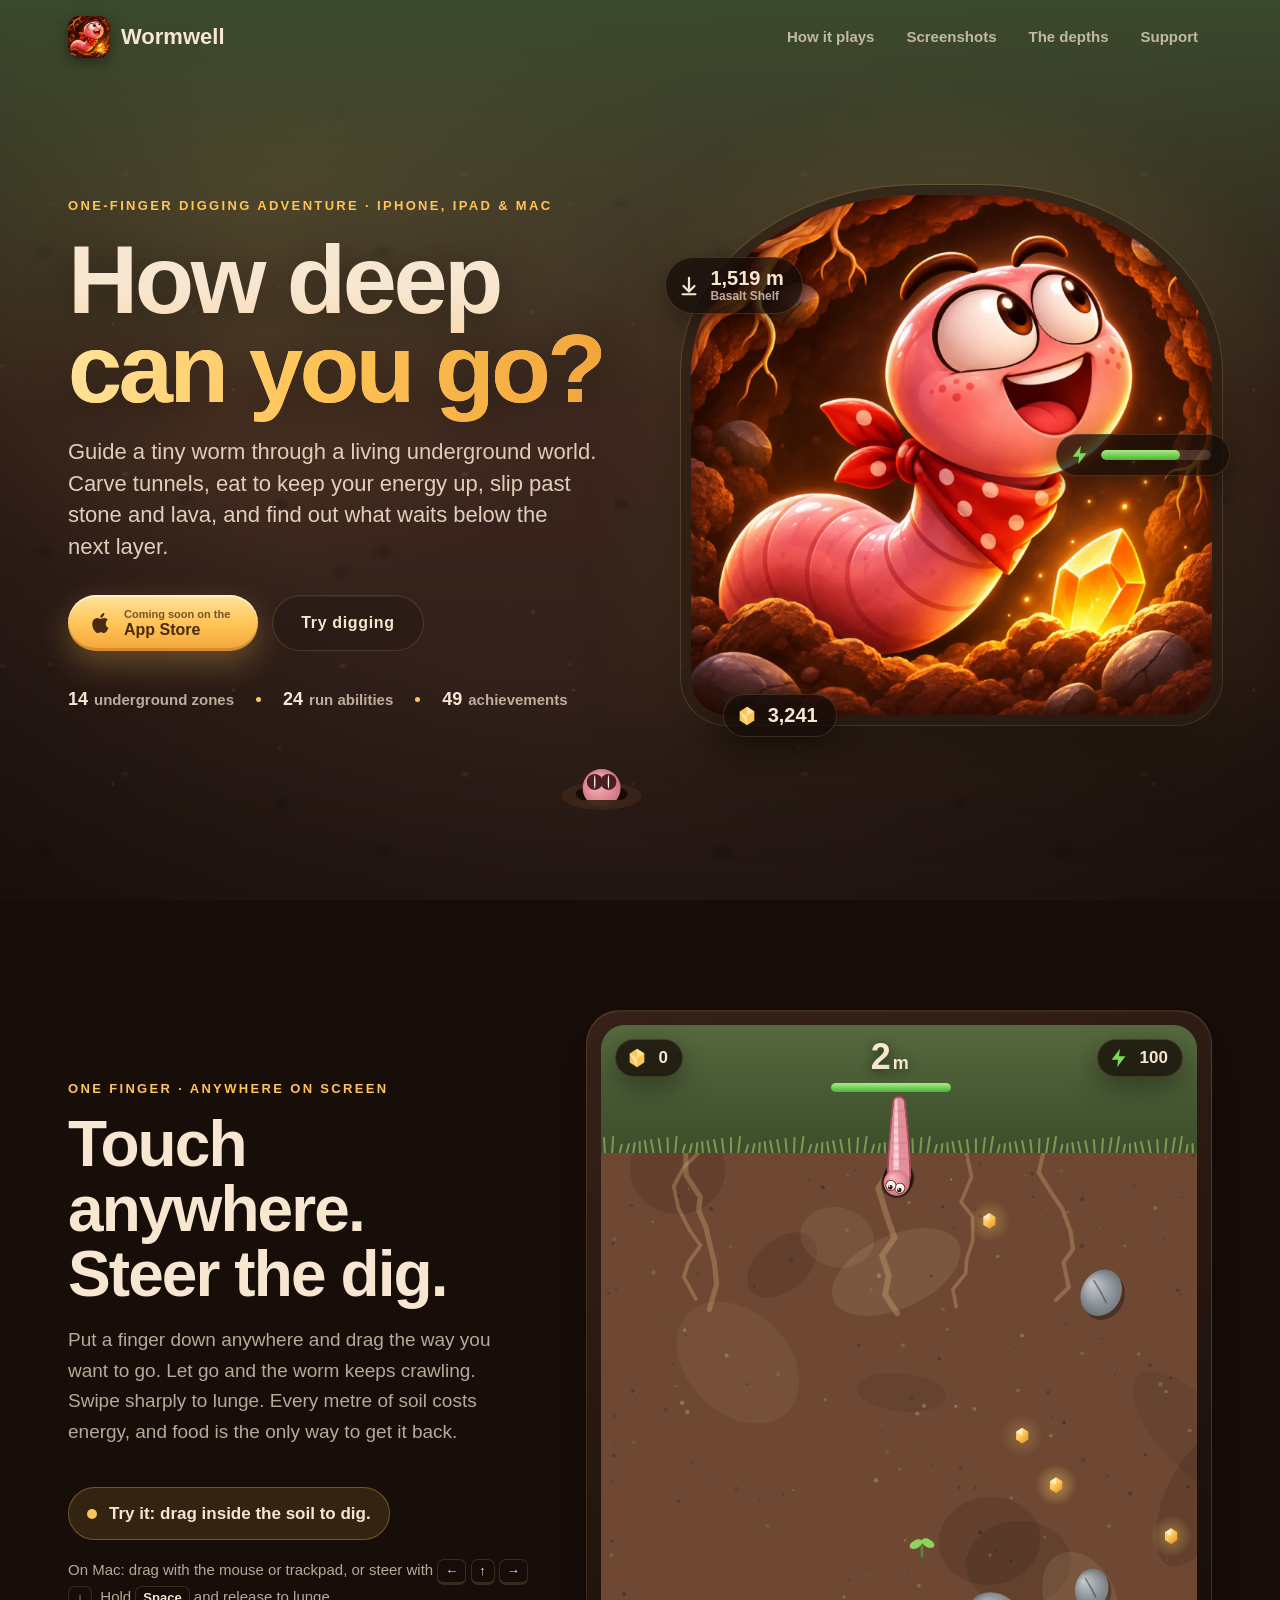
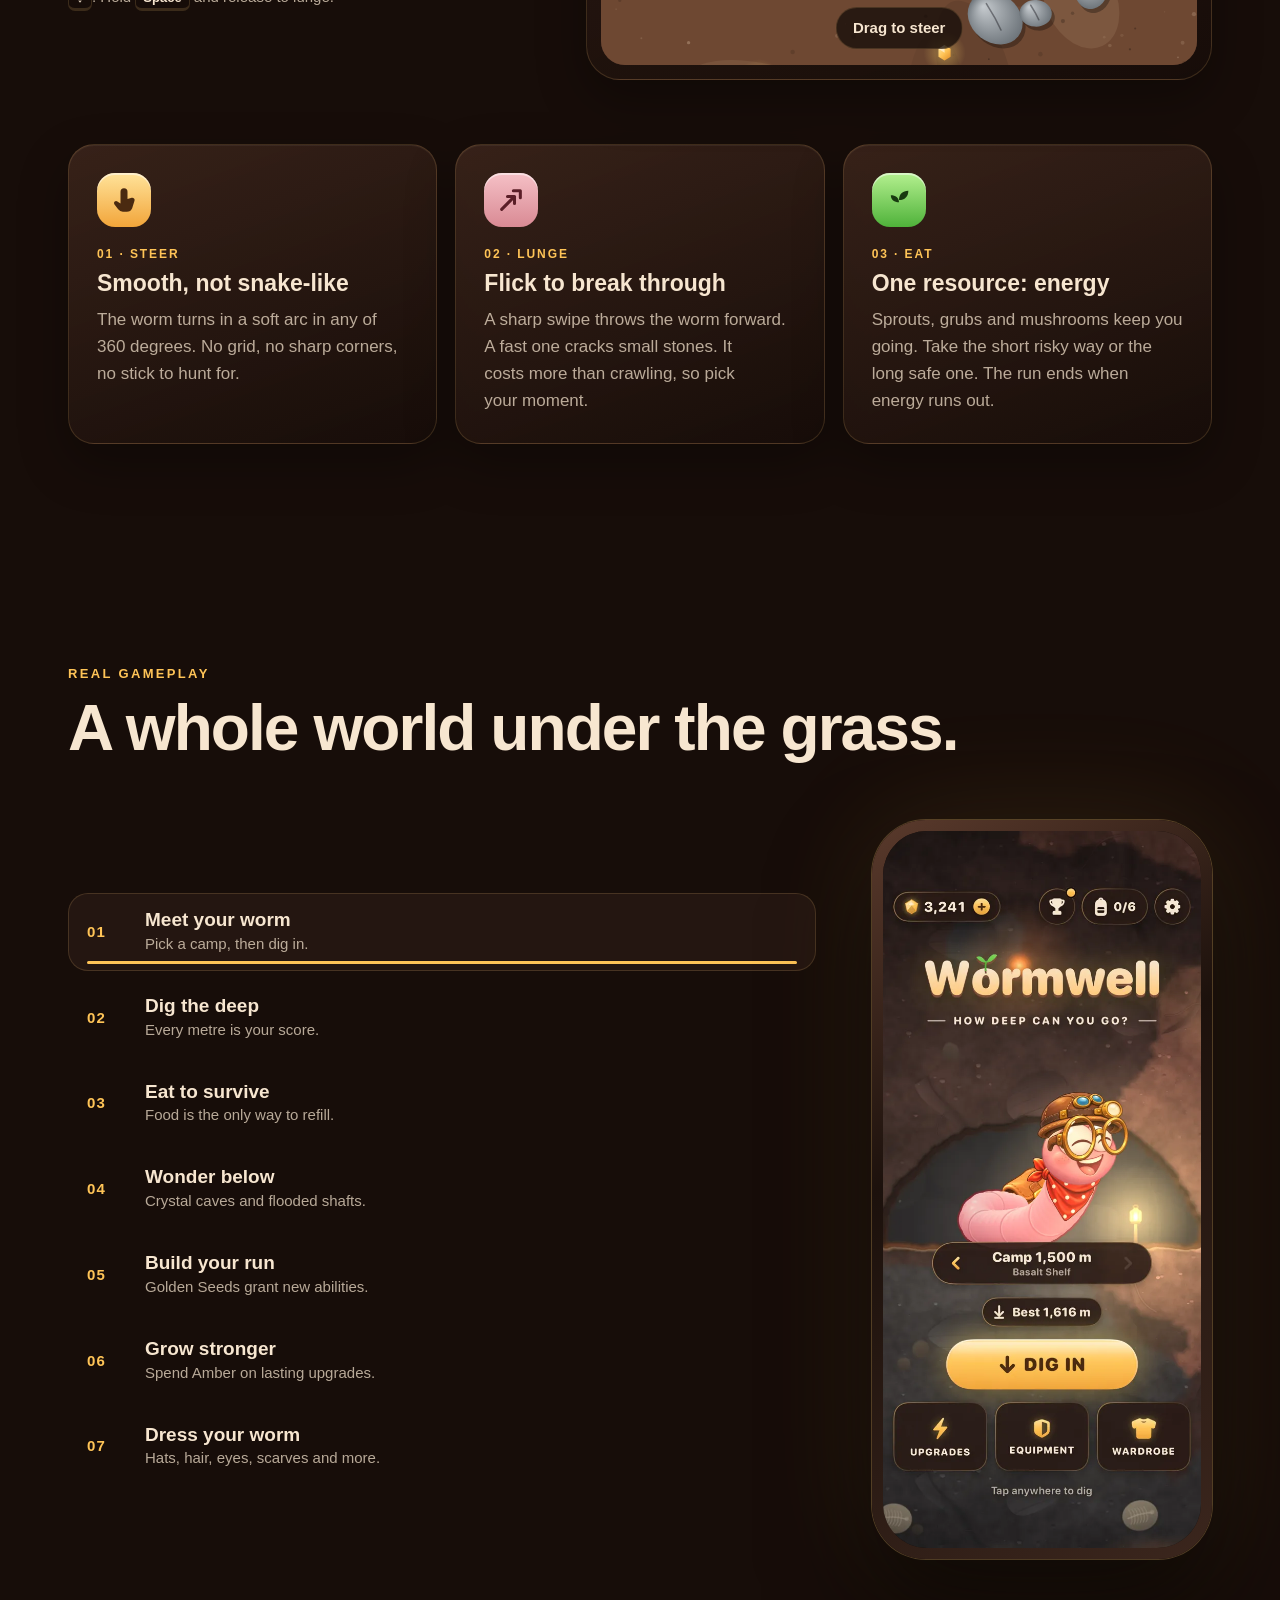
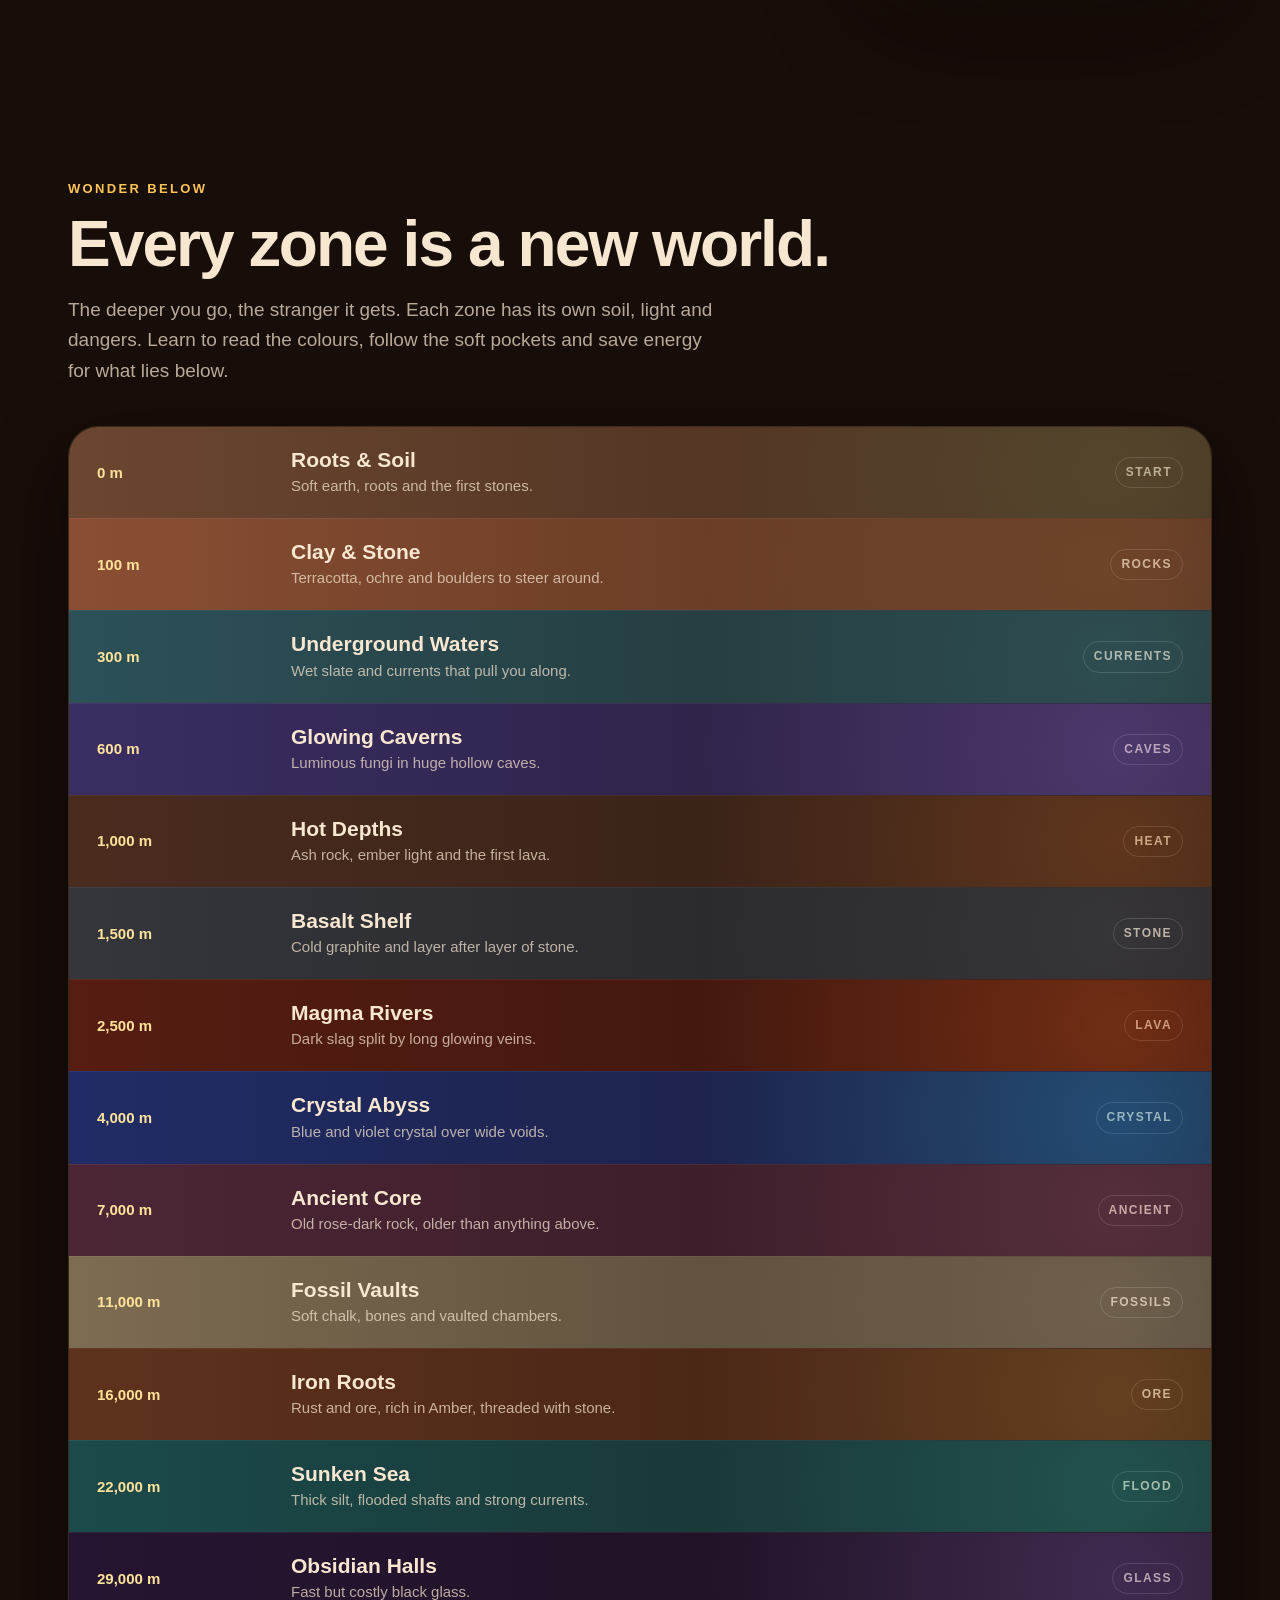
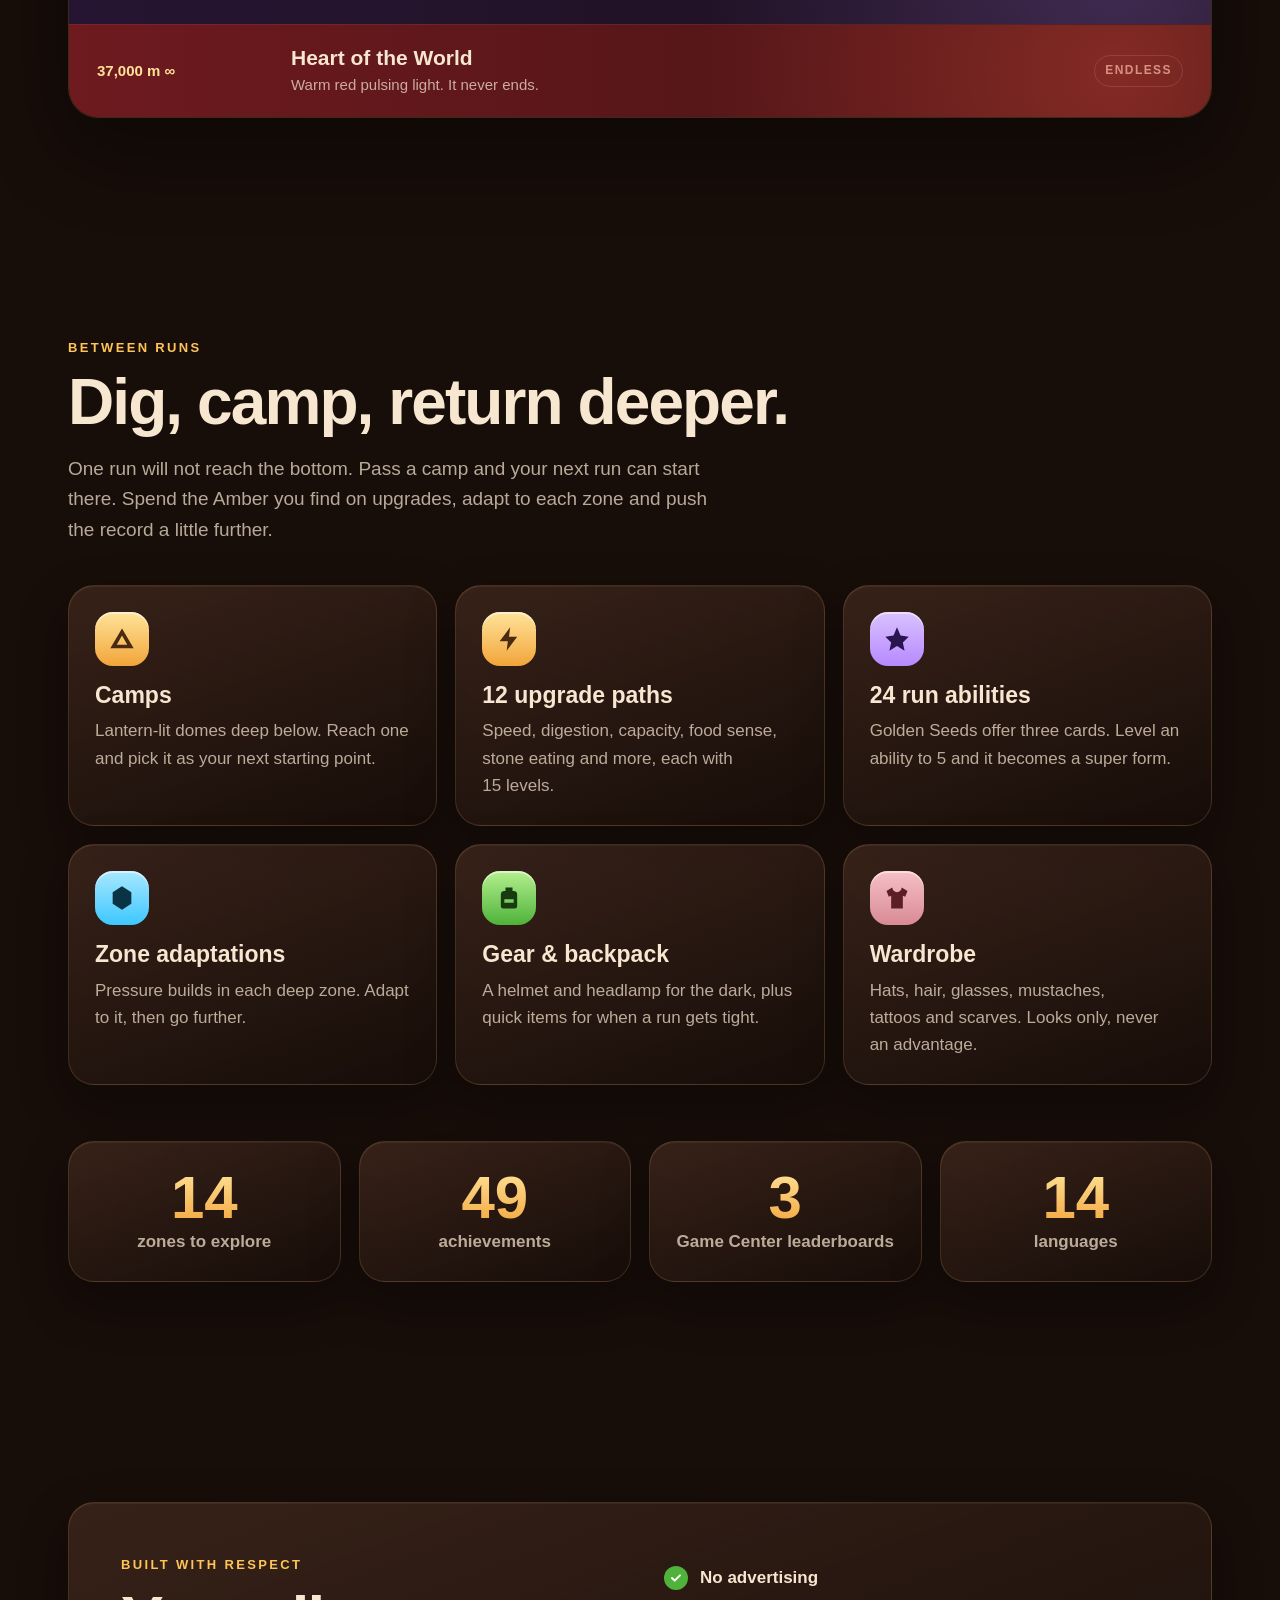
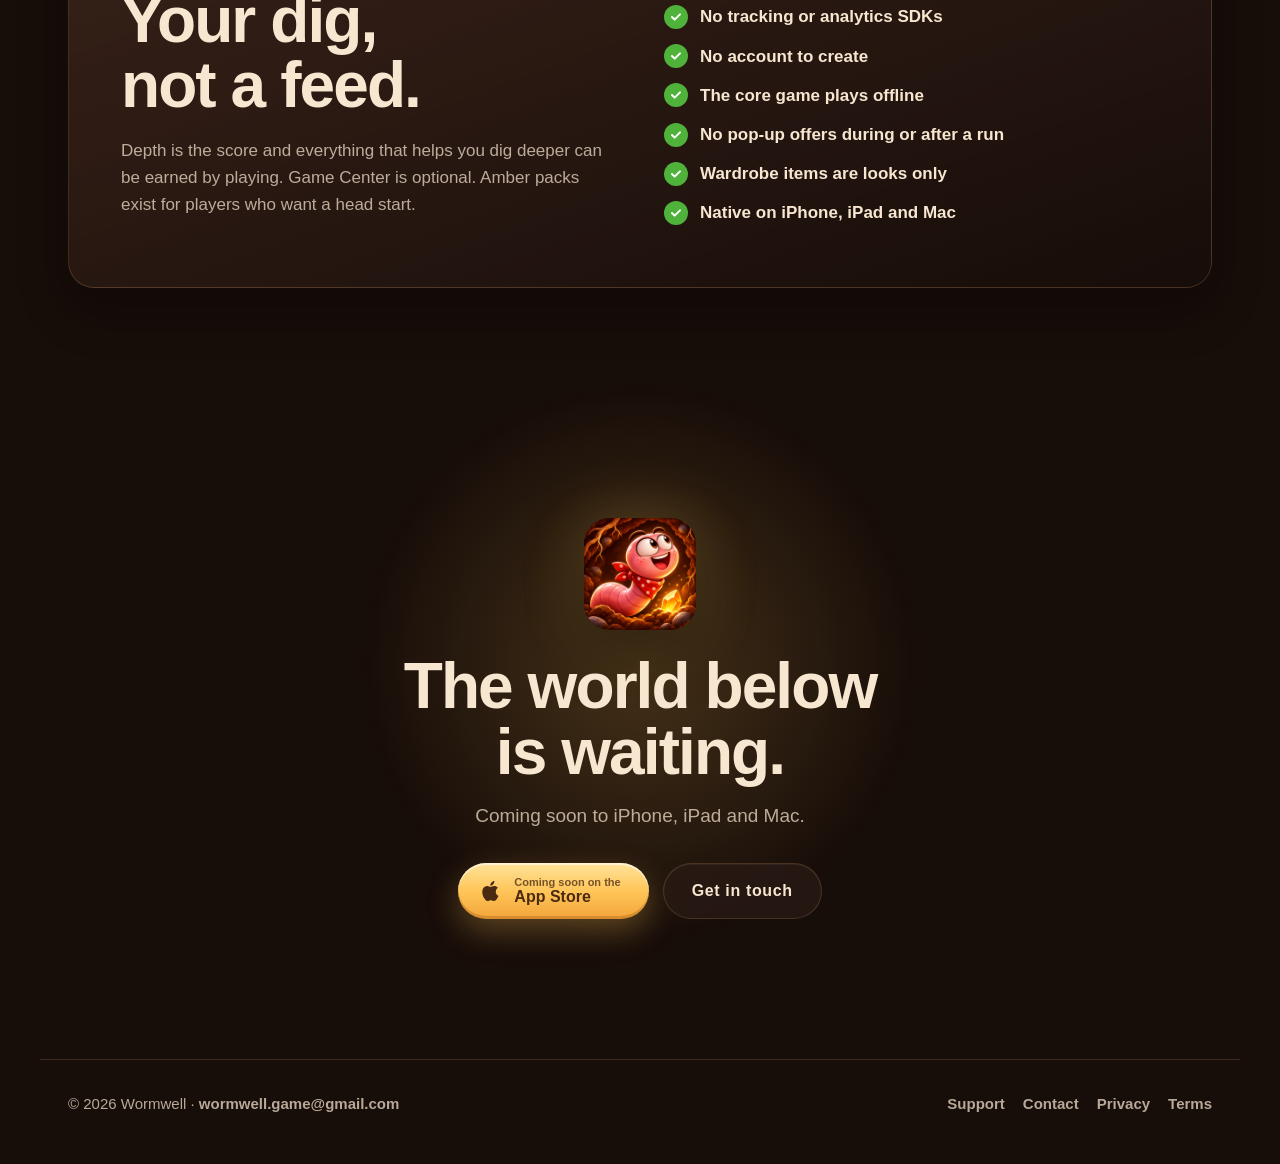
<file: index.html>
<!doctype html>
<html lang="en" class="no-js">
<head>
<meta charset="utf-8">
<meta name="viewport" content="width=device-width,initial-scale=1,viewport-fit=cover">
<title>Wormwell — A One-Finger Digging Adventure for iPhone, iPad and Mac</title>
<meta name="description" content="Guide a tiny worm through a living underground world. Carve tunnels, eat to survive, dodge stone and lava, collect Amber and discover how deep you can go. For iPhone, iPad and Mac.">
<link rel="canonical" href="https://wormwell.github.io/">
<meta name="theme-color" content="#170d09">
<meta property="og:type" content="website">
<meta property="og:site_name" content="Wormwell">
<meta property="og:url" content="https://wormwell.github.io/">
<meta property="og:title" content="Wormwell — How deep can you go?">
<meta property="og:description" content="One finger. One tiny worm. A whole world below.">
<meta property="og:image" content="https://wormwell.github.io/media/og.jpg">
<meta name="twitter:card" content="summary_large_image">
<link rel="icon" href="icon.png">
<link rel="apple-touch-icon" href="icon.png">
<link rel="preload" as="image" href="media/hero-art.webp" type="image/webp">
<link rel="stylesheet" href="styles.css">
<script src="site.js" defer></script>
<script type="application/ld+json">{"@context":"https://schema.org","@type":"VideoGame","name":"Wormwell","operatingSystem":"iOS, iPadOS, macOS","applicationCategory":"GameApplication","gamePlatform":["iPhone","iPad","Mac"],"genre":["Arcade","Casual","Adventure"],"url":"https://wormwell.github.io/","image":"https://wormwell.github.io/media/og.jpg"}</script>
</head>
<body class="home">
<a class="skip" href="#main">Skip to content</a>

<div class="ground" aria-hidden="true"><div class="ground-vignette"></div></div>
<!-- The worm burrows down the page as you scroll and crawls back up its tunnel when you scroll up (site.js). -->
<canvas class="burrow-layer" data-burrow aria-hidden="true"></canvas>

<div class="gauge" aria-hidden="true">
  <span class="chip"><svg class="ic" viewBox="0 0 24 24"><path d="M12 3v14m-6-5 6 6 6-6M5 21h14" fill="none" stroke="currentColor" stroke-width="2.4" stroke-linecap="round" stroke-linejoin="round"/></svg><span><b data-gauge-depth>0 m</b><small data-gauge-zone>Meadow</small></span></span>
  <span class="chip"><svg class="gem" viewBox="0 0 24 24"><path d="M12 2 20 7v10l-8 5-8-5V7Z"/><path d="M12 2v10l8-5Zm-8 5 8 5v10"/></svg><b data-gauge-amber>0</b></span>
</div>

<header class="site-nav" data-nav>
  <nav class="nav" aria-label="Primary">
    <a class="brand" href="./"><img src="icon.png" alt="" width="42" height="42"><span>Wormwell</span></a>
    <ul>
      <li><a href="#play">How it plays</a></li>
      <li><a href="#gallery">Screenshots</a></li>
      <li><a href="#depths">The depths</a></li>
      <li><a href="support.html">Support</a></li>
    </ul>
  </nav>
</header>

<section class="hero" aria-labelledby="hero-title">
  <div class="hero-inner">
    <div>
      <p class="kicker">One-finger digging adventure · iPhone, iPad &amp; Mac</p>
      <h1 id="hero-title">How deep <em>can you go?</em></h1>
      <p class="lead">Guide a tiny worm through a living underground world. Carve tunnels, eat to keep your energy up, slip past stone and lava, and find out what waits below the next layer.</p>
      <div class="actions">
        <span class="button store"><svg viewBox="0 0 24 24" class="ic" aria-hidden="true"><path d="M16.4 12.6c0-2.3 1.9-3.4 2-3.5-1.1-1.6-2.8-1.8-3.4-1.8-1.4-.1-2.8.9-3.5.9s-1.8-.9-3-.8c-1.5 0-3 .9-3.8 2.3-1.6 2.8-.4 7 1.2 9.3.8 1.1 1.7 2.4 2.9 2.3 1.2 0 1.6-.7 3-.7s1.8.7 3 .7c1.3 0 2.1-1.1 2.8-2.3.9-1.3 1.3-2.6 1.3-2.6s-2.5-1-2.5-3.8ZM14.1 5.8c.6-.8 1.1-1.9 1-3-.9 0-2.1.6-2.7 1.4-.6.7-1.1 1.8-1 2.9 1 .1 2.1-.5 2.7-1.3Z"/></svg><span><small>Coming soon on the</small>App Store</span></span>
        <a class="button ghost" href="#play">Try digging</a>
      </div>
      <ul class="hero-facts" aria-label="At a glance">
        <li><b>14</b> underground zones</li>
        <li><b>24</b> run abilities</li>
        <li><b>49</b> achievements</li>
      </ul>
    </div>
    <div class="hero-art">
      <div class="burrow">
        <picture>
          <source srcset="media/hero-art.webp" type="image/webp">
          <img src="media/hero-art.jpg" alt="The Wormwell hero, a cheerful pink worm in a red polka-dot bandana, peeking out of a warm burrow next to a glowing piece of Amber." width="1400" height="1400">
        </picture>
        <div class="motes" aria-hidden="true"><i></i><i></i><i></i><i></i></div>
      </div>
      <span class="chip c1" aria-hidden="true"><svg class="ic" viewBox="0 0 24 24"><path d="M12 3v14m-6-5 6 6 6-6M5 21h14" fill="none" stroke="currentColor" stroke-width="2.4" stroke-linecap="round" stroke-linejoin="round"/></svg><span><b>1,519 m</b><small>Basalt Shelf</small></span></span>
      <span class="chip c2" aria-hidden="true"><svg class="ic bolt-ic" viewBox="0 0 24 24"><path d="M13 2 4 14h7l-1 8 9-12h-7Z"/></svg><span class="mini-bar"><i></i></span></span>
      <span class="chip c3" aria-hidden="true"><svg class="gem" viewBox="0 0 24 24"><path d="M12 2 20 7v10l-8 5-8-5V7Z"/><path d="M12 2v10l8-5Zm-8 5 8 5v10"/></svg><b>3,241</b></span>
    </div>
  </div>
</section>

<main id="main">

  <section class="section" id="play" aria-labelledby="play-title">
    <div class="split">
      <div class="reveal">
        <p class="eyebrow">One finger · Anywhere on screen</p>
        <h2 id="play-title">Touch anywhere.<br>Steer the dig.</h2>
        <p class="section-lead">Put a finger down anywhere and drag the way you want to go. Let go and the worm keeps crawling. Swipe sharply to lunge. Every metre of soil costs energy, and food is the only way to get it back.</p>
        <p class="try-hint"><span class="pulse-dot" aria-hidden="true"></span>Try it: drag inside the soil to dig.</p>
        <p class="keys">On Mac: drag with the mouse or trackpad, or steer with <kbd>←</kbd> <kbd>↑</kbd> <kbd>→</kbd> <kbd>↓</kbd>. Hold <kbd>Space</kbd> and release to lunge.</p>
      </div>

      <!-- Interactive mini dig: steer with a drag or the arrow keys, eat sprouts, collect Amber. -->
      <div class="demo glass reveal">
        <canvas data-demo tabindex="0" role="application" aria-label="Digging demo. Drag inside the soil, or focus it and use the arrow keys, to steer the worm. A quick swipe or the space bar lunges."></canvas>
        <div class="demo-hud" aria-hidden="true">
          <span class="chip"><svg class="gem" viewBox="0 0 24 24"><path d="M12 2 20 7v10l-8 5-8-5V7Z"/><path d="M12 2v10l8-5Zm-8 5 8 5v10"/></svg><b data-demo-amber>0</b></span>
          <div class="demo-depth"><b data-demo-depth>0</b><span>m</span><span class="demo-energy"><i data-demo-energy></i></span></div>
          <span class="chip"><svg class="ic bolt-ic" viewBox="0 0 24 24"><path d="M13 2 4 14h7l-1 8 9-12h-7Z"/></svg><b data-demo-energy-n>100</b></span>
        </div>
        <p class="demo-status" data-demo-status aria-live="polite">Drag to steer</p>
      </div>
    </div>

    <div class="features">
      <article class="card reveal">
        <span class="badge-ic"><svg viewBox="0 0 24 24"><path d="M12 2a3 3 0 0 1 3 3v6.2l3.6-1.1a2 2 0 0 1 2.4 2.6L19 19a5 5 0 0 1-4.7 3H11a5 5 0 0 1-4-2l-3.3-4.4a1.8 1.8 0 0 1 2.6-2.4L9 15V5a3 3 0 0 1 3-3Z"/></svg></span>
        <span class="number">01 · Steer</span>
        <h3>Smooth, not snake-like</h3>
        <p>The worm turns in a soft arc in any of 360 degrees. No grid, no sharp corners, no stick to hunt for.</p>
      </article>
      <article class="card reveal">
        <span class="badge-ic pink"><svg viewBox="0 0 24 24"><path d="M4 20 15 9m0 0h-6m6 0v6M14 4h6v6" fill="none" stroke="currentColor" stroke-width="2.6" stroke-linecap="round" stroke-linejoin="round"/></svg></span>
        <span class="number">02 · Lunge</span>
        <h3>Flick to break through</h3>
        <p>A sharp swipe throws the worm forward. A fast one cracks small stones. It costs more than crawling, so pick your moment.</p>
      </article>
      <article class="card reveal">
        <span class="badge-ic green"><svg viewBox="0 0 24 24"><path d="M12 22v-8m0 0c0-4-3-6-7-6 0 4 3 6 7 6Zm0-2c0-5 3-8 8-8 0 5-3 8-8 8Z"/></svg></span>
        <span class="number">03 · Eat</span>
        <h3>One resource: energy</h3>
        <p>Sprouts, grubs and mushrooms keep you going. Take the short risky way or the long safe one. The run ends when energy runs out.</p>
      </article>
    </div>
  </section>

  <section id="gallery" aria-labelledby="gallery-title">
    <div class="section narrow-top reveal">
      <p class="eyebrow">Real gameplay</p>
      <h2 id="gallery-title">A whole world under the grass.</h2>
    </div>
    <div class="gallery" data-gallery>
      <div class="gallery-tabs" role="tablist" aria-label="Screenshots">
        <button role="tab" aria-selected="true" aria-controls="shot-1" id="tab-1" data-tab><span class="t-n">01</span><b>Meet your worm</b><small>Pick a camp, then dig in.</small><i class="t-progress"></i></button>
        <button role="tab" aria-selected="false" aria-controls="shot-2" id="tab-2" data-tab tabindex="-1"><span class="t-n">02</span><b>Dig the deep</b><small>Every metre is your score.</small><i class="t-progress"></i></button>
        <button role="tab" aria-selected="false" aria-controls="shot-3" id="tab-3" data-tab tabindex="-1"><span class="t-n">03</span><b>Eat to survive</b><small>Food is the only way to refill.</small><i class="t-progress"></i></button>
        <button role="tab" aria-selected="false" aria-controls="shot-4" id="tab-4" data-tab tabindex="-1"><span class="t-n">04</span><b>Wonder below</b><small>Crystal caves and flooded shafts.</small><i class="t-progress"></i></button>
        <button role="tab" aria-selected="false" aria-controls="shot-5" id="tab-5" data-tab tabindex="-1"><span class="t-n">05</span><b>Build your run</b><small>Golden Seeds grant new abilities.</small><i class="t-progress"></i></button>
        <button role="tab" aria-selected="false" aria-controls="shot-6" id="tab-6" data-tab tabindex="-1"><span class="t-n">06</span><b>Grow stronger</b><small>Spend Amber on lasting upgrades.</small><i class="t-progress"></i></button>
        <button role="tab" aria-selected="false" aria-controls="shot-7" id="tab-7" data-tab tabindex="-1"><span class="t-n">07</span><b>Dress your worm</b><small>Hats, hair, eyes, scarves and more.</small><i class="t-progress"></i></button>
      </div>
      <div class="phone">
        <div class="screen">
          <figure class="is-active" id="shot-1" role="tabpanel" aria-labelledby="tab-1" data-shot><picture><source srcset="media/01-meet-your-worm.webp" type="image/webp"><img src="media/01-meet-your-worm.jpg" alt="The Wormwell home screen: the worm in a helmet and round glasses sits in an underground camp at 1,500 metres, above the gold Dig In button." width="644" height="1400" decoding="async"></picture></figure>
          <figure id="shot-2" role="tabpanel" aria-labelledby="tab-2" data-shot><picture><source srcset="media/02-dig-the-deep.webp" type="image/webp"><img src="media/02-dig-the-deep.jpg" alt="The worm digs through dark basalt at 1,519 metres with a headlamp, surrounded by glowing Amber and a crystal cave." width="644" height="1400" loading="lazy" decoding="async"></picture></figure>
          <figure id="shot-3" role="tabpanel" aria-labelledby="tab-3" data-shot><picture><source srcset="media/03-eat-to-survive.webp" type="image/webp"><img src="media/03-eat-to-survive.jpg" alt="Wet blue-grey earth at 313 metres, with Amber, rocks and food along the tunnel." width="644" height="1400" loading="lazy" decoding="async"></picture></figure>
          <figure id="shot-4" role="tabpanel" aria-labelledby="tab-4" data-shot><picture><source srcset="media/04-wonder-below.webp" type="image/webp"><img src="media/04-wonder-below.jpg" alt="The crystal abyss at 4,014 metres: violet crystals, deep blue rock and an underground stream." width="644" height="1400" loading="lazy" decoding="async"></picture></figure>
          <figure id="shot-5" role="tabpanel" aria-labelledby="tab-5" data-shot><picture><source srcset="media/05-build-your-run.webp" type="image/webp"><img src="media/05-build-your-run.jpg" alt="A Golden Seed offers three ability cards: Coiled Spring, Razor's Edge and Burrow Burst." width="644" height="1400" loading="lazy" decoding="async"></picture></figure>
          <figure id="shot-6" role="tabpanel" aria-labelledby="tab-6" data-shot><picture><source srcset="media/06-grow-stronger.webp" type="image/webp"><img src="media/06-grow-stronger.jpg" alt="The Upgrades screen with Speed Boost, Stone Eater, Energy Capacity and Better Digestion." width="644" height="1400" loading="lazy" decoding="async"></picture></figure>
          <figure id="shot-7" role="tabpanel" aria-labelledby="tab-7" data-shot><picture><source srcset="media/07-dress-your-worm.webp" type="image/webp"><img src="media/07-dress-your-worm.jpg" alt="The Wardrobe catalogue with Looks, Head, Eyes, Mustaches, Tattoos and Neck categories." width="644" height="1400" loading="lazy" decoding="async"></picture></figure>
        </div>
      </div>
    </div>
  </section>

  <section class="section" id="depths" aria-labelledby="depths-title">
    <div class="reveal">
      <p class="eyebrow">Wonder below</p>
      <h2 id="depths-title">Every zone is a new world.</h2>
      <p class="section-lead">The deeper you go, the stranger it gets. Each zone has its own soil, light and dangers. Learn to read the colours, follow the soft pockets and save energy for what lies below.</p>
    </div>
    <ol class="strata reveal" aria-label="Underground zones">
      <li class="stratum z1"><span class="z-depth">0 m</span><div><h3>Roots &amp; Soil</h3><p>Soft earth, roots and the first stones.</p></div><span class="z-tag">Start</span></li>
      <li class="stratum z2"><span class="z-depth">100 m</span><div><h3>Clay &amp; Stone</h3><p>Terracotta, ochre and boulders to steer around.</p></div><span class="z-tag">Rocks</span></li>
      <li class="stratum z3"><span class="z-depth">300 m</span><div><h3>Underground Waters</h3><p>Wet slate and currents that pull you along.</p></div><span class="z-tag">Currents</span></li>
      <li class="stratum z4"><span class="z-depth">600 m</span><div><h3>Glowing Caverns</h3><p>Luminous fungi in huge hollow caves.</p></div><span class="z-tag">Caves</span></li>
      <li class="stratum z5"><span class="z-depth">1,000 m</span><div><h3>Hot Depths</h3><p>Ash rock, ember light and the first lava.</p></div><span class="z-tag">Heat</span></li>
      <li class="stratum z6"><span class="z-depth">1,500 m</span><div><h3>Basalt Shelf</h3><p>Cold graphite and layer after layer of stone.</p></div><span class="z-tag">Stone</span></li>
      <li class="stratum z7"><span class="z-depth">2,500 m</span><div><h3>Magma Rivers</h3><p>Dark slag split by long glowing veins.</p></div><span class="z-tag">Lava</span></li>
      <li class="stratum z8"><span class="z-depth">4,000 m</span><div><h3>Crystal Abyss</h3><p>Blue and violet crystal over wide voids.</p></div><span class="z-tag">Crystal</span></li>
      <li class="stratum z9"><span class="z-depth">7,000 m</span><div><h3>Ancient Core</h3><p>Old rose-dark rock, older than anything above.</p></div><span class="z-tag">Ancient</span></li>
      <li class="stratum z10"><span class="z-depth">11,000 m</span><div><h3>Fossil Vaults</h3><p>Soft chalk, bones and vaulted chambers.</p></div><span class="z-tag">Fossils</span></li>
      <li class="stratum z11"><span class="z-depth">16,000 m</span><div><h3>Iron Roots</h3><p>Rust and ore, rich in Amber, threaded with stone.</p></div><span class="z-tag">Ore</span></li>
      <li class="stratum z12"><span class="z-depth">22,000 m</span><div><h3>Sunken Sea</h3><p>Thick silt, flooded shafts and strong currents.</p></div><span class="z-tag">Flood</span></li>
      <li class="stratum z13"><span class="z-depth">29,000 m</span><div><h3>Obsidian Halls</h3><p>Fast but costly black glass.</p></div><span class="z-tag">Glass</span></li>
      <li class="stratum z14"><span class="z-depth">37,000 m</span><div><h3>Heart of the World</h3><p>Warm red pulsing light. It never ends.</p></div><span class="z-tag">Endless</span></li>
    </ol>
  </section>

  <section class="section" aria-labelledby="grow-title">
    <div class="reveal">
      <p class="eyebrow">Between runs</p>
      <h2 id="grow-title">Dig, camp, return deeper.</h2>
      <p class="section-lead">One run will not reach the bottom. Pass a camp and your next run can start there. Spend the Amber you find on upgrades, adapt to each zone and push the record a little further.</p>
    </div>
    <div class="grow">
      <article class="card reveal">
        <span class="badge-ic"><svg viewBox="0 0 24 24"><path d="M12 3 2 20h20Zm0 6 4.5 8h-9Z"/></svg></span>
        <h3>Camps</h3>
        <p>Lantern-lit domes deep below. Reach one and pick it as your next starting point.</p>
      </article>
      <article class="card reveal">
        <span class="badge-ic"><svg viewBox="0 0 24 24"><path d="M13 2 4 14h7l-1 8 9-12h-7Z"/></svg></span>
        <h3>12 upgrade paths</h3>
        <p>Speed, digestion, capacity, food sense, stone eating and more, each with 15 levels.</p>
      </article>
      <article class="card reveal">
        <span class="badge-ic violet"><svg viewBox="0 0 24 24"><path d="m12 2 3 7 7 1-5 5 1.5 7L12 18l-6.5 4L7 15 2 10l7-1Z"/></svg></span>
        <h3>24 run abilities</h3>
        <p>Golden Seeds offer three cards. Level an ability to 5 and it becomes a super form.</p>
      </article>
      <article class="card reveal">
        <span class="badge-ic blue"><svg viewBox="0 0 24 24"><path d="M12 2 20 7v10l-8 5-8-5V7Z"/></svg></span>
        <h3>Zone adaptations</h3>
        <p>Pressure builds in each deep zone. Adapt to it, then go further.</p>
      </article>
      <article class="card reveal">
        <span class="badge-ic green"><svg viewBox="0 0 24 24"><path d="M9 3h6v3h1a3 3 0 0 1 3 3v10a2 2 0 0 1-2 2H7a2 2 0 0 1-2-2V9a3 3 0 0 1 3-3h1Zm-1 10v3h8v-3Z"/></svg></span>
        <h3>Gear &amp; backpack</h3>
        <p>A helmet and headlamp for the dark, plus quick items for when a run gets tight.</p>
      </article>
      <article class="card reveal">
        <span class="badge-ic pink"><svg viewBox="0 0 24 24"><path d="M8 3 3 6l2 5 2-1v11h10V10l2 1 2-5-5-3a4 4 0 0 1-8 0Z"/></svg></span>
        <h3>Wardrobe</h3>
        <p>Hats, hair, glasses, mustaches, tattoos and scarves. Looks only, never an advantage.</p>
      </article>
    </div>
    <ul class="stats reveal" aria-label="Wormwell in numbers">
      <li class="glass"><b>14</b><span>zones to explore</span></li>
      <li class="glass"><b>49</b><span>achievements</span></li>
      <li class="glass"><b>3</b><span>Game Center leaderboards</span></li>
      <li class="glass"><b>14</b><span>languages</span></li>
    </ul>
  </section>

  <section class="section" aria-labelledby="fair-title">
    <div class="fair glass reveal">
      <div>
        <p class="eyebrow">Built with respect</p>
        <h2 id="fair-title">Your dig,<br>not a feed.</h2>
        <p class="muted">Depth is the score and everything that helps you dig deeper can be earned by playing. Game Center is optional. Amber packs exist for players who want a head start.</p>
      </div>
      <ul>
        <li>No advertising</li>
        <li>No tracking or analytics SDKs</li>
        <li>No account to create</li>
        <li>The core game plays offline</li>
        <li>No pop-up offers during or after a run</li>
        <li>Wardrobe items are looks only</li>
        <li>Native on iPhone, iPad and Mac</li>
      </ul>
    </div>
  </section>

  <section class="finale" aria-labelledby="finale-title">
    <div class="finale-inner reveal">
      <img src="icon.png" alt="" width="112" height="112" class="finale-icon">
      <h2 id="finale-title">The world below<br>is waiting.</h2>
      <p class="section-lead">Coming soon to iPhone, iPad and Mac.</p>
      <div class="actions center">
        <span class="button store"><svg viewBox="0 0 24 24" class="ic" aria-hidden="true"><path d="M16.4 12.6c0-2.3 1.9-3.4 2-3.5-1.1-1.6-2.8-1.8-3.4-1.8-1.4-.1-2.8.9-3.5.9s-1.8-.9-3-.8c-1.5 0-3 .9-3.8 2.3-1.6 2.8-.4 7 1.2 9.3.8 1.1 1.7 2.4 2.9 2.3 1.2 0 1.6-.7 3-.7s1.8.7 3 .7c1.3 0 2.1-1.1 2.8-2.3.9-1.3 1.3-2.6 1.3-2.6s-2.5-1-2.5-3.8ZM14.1 5.8c.6-.8 1.1-1.9 1-3-.9 0-2.1.6-2.7 1.4-.6.7-1.1 1.8-1 2.9 1 .1 2.1-.5 2.7-1.3Z"/></svg><span><small>Coming soon on the</small>App Store</span></span>
        <a class="button ghost" href="contact.html">Get in touch</a>
      </div>
    </div>
  </section>
</main>

<footer>
  <span>© <span data-year>2026</span> Wormwell · <a href="mailto:wormwell.game@gmail.com">wormwell.game@gmail.com</a></span>
  <nav aria-label="Footer"><a href="support.html">Support</a><a href="contact.html">Contact</a><a href="privacy.html">Privacy</a><a href="terms.html">Terms</a></nav>
</footer>
</body>
</html>
</file>
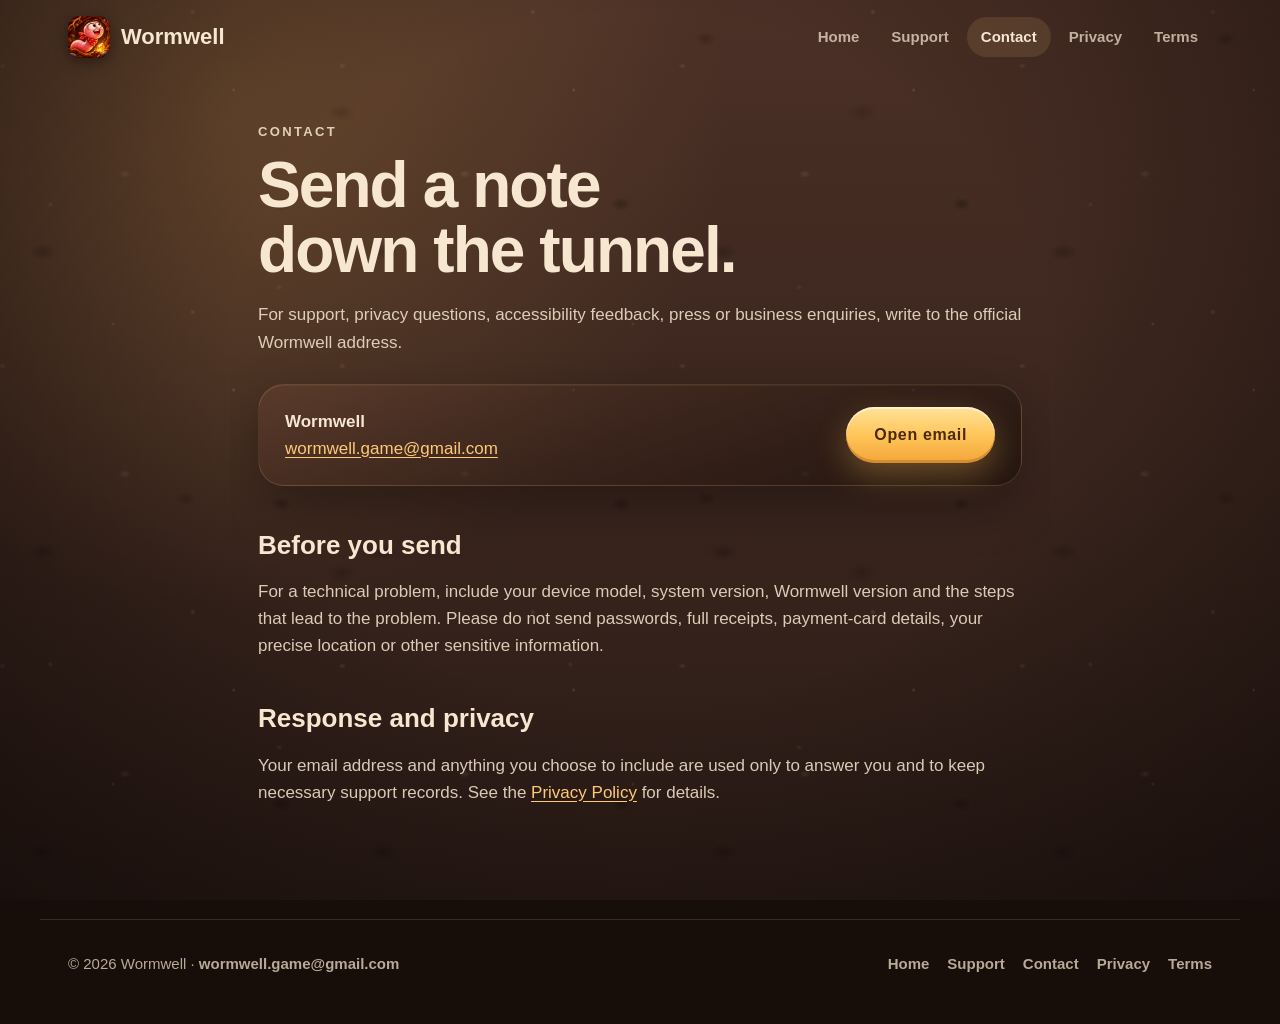
<file: contact.html>
<!doctype html>
<html lang="en">
<head>
<meta charset="utf-8">
<meta name="viewport" content="width=device-width,initial-scale=1,viewport-fit=cover">
<title>Contact — Wormwell</title>
<meta name="description" content="Contact the Wormwell team.">
<link rel="canonical" href="https://wormwell.github.io/contact.html">
<meta name="theme-color" content="#170d09">
<link rel="icon" href="icon.png">
<link rel="apple-touch-icon" href="icon.png">
<link rel="stylesheet" href="styles.css">
<script src="site.js" defer></script>
</head>
<body>
<a class="skip" href="#main">Skip to content</a>
<div class="ground" aria-hidden="true"><div class="ground-vignette"></div></div>
<header>
  <nav class="nav" aria-label="Primary">
    <a class="brand" href="./"><img src="icon.png" alt="" width="42" height="42"><span>Wormwell</span></a>
    <ul>
      <li><a href="./">Home</a></li>
      <li><a href="support.html">Support</a></li>
      <li><a href="contact.html" aria-current="page">Contact</a></li>
      <li><a href="privacy.html">Privacy</a></li>
      <li><a href="terms.html">Terms</a></li>
    </ul>
  </nav>
</header>
<main class="page" id="main">
  <p class="eyebrow">Contact</p>
  <h1>Send a note down the tunnel.</h1>
  <p>For support, privacy questions, accessibility feedback, press or business enquiries, write to the official Wormwell address.</p>
  <div class="contact-box glass"><span><strong>Wormwell</strong><br><a href="mailto:wormwell.game@gmail.com">wormwell.game@gmail.com</a></span><a class="button" href="mailto:wormwell.game@gmail.com?subject=Wormwell">Open email</a></div>
  <h2>Before you send</h2>
  <p>For a technical problem, include your device model, system version, Wormwell version and the steps that lead to the problem. Please do not send passwords, full receipts, payment-card details, your precise location or other sensitive information.</p>
  <h2>Response and privacy</h2>
  <p>Your email address and anything you choose to include are used only to answer you and to keep necessary support records. See the <a href="privacy.html">Privacy Policy</a> for details.</p>
</main>
<footer>
  <span>© <span data-year>2026</span> Wormwell · <a href="mailto:wormwell.game@gmail.com">wormwell.game@gmail.com</a></span>
  <nav aria-label="Footer"><a href="./">Home</a><a href="support.html">Support</a><a href="contact.html">Contact</a><a href="privacy.html">Privacy</a><a href="terms.html">Terms</a></nav>
</footer>
</body>
</html>
</file>
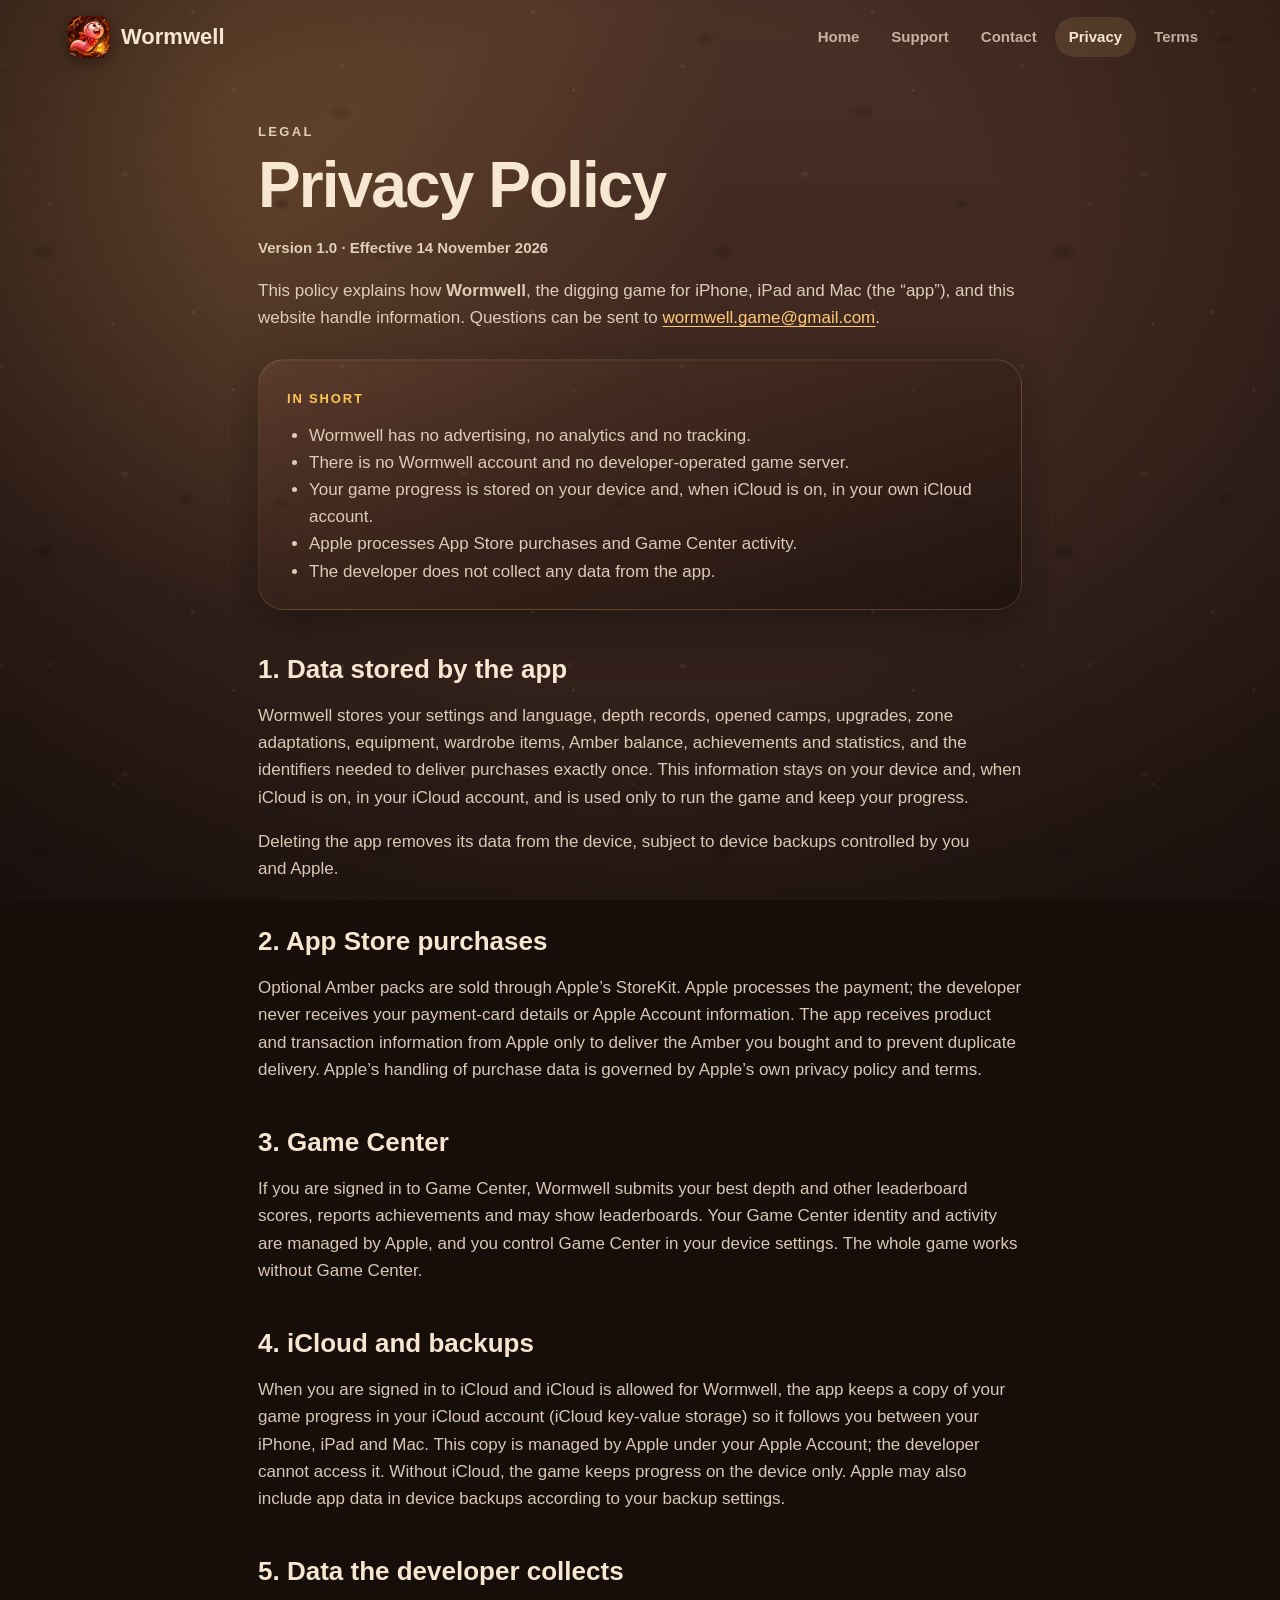
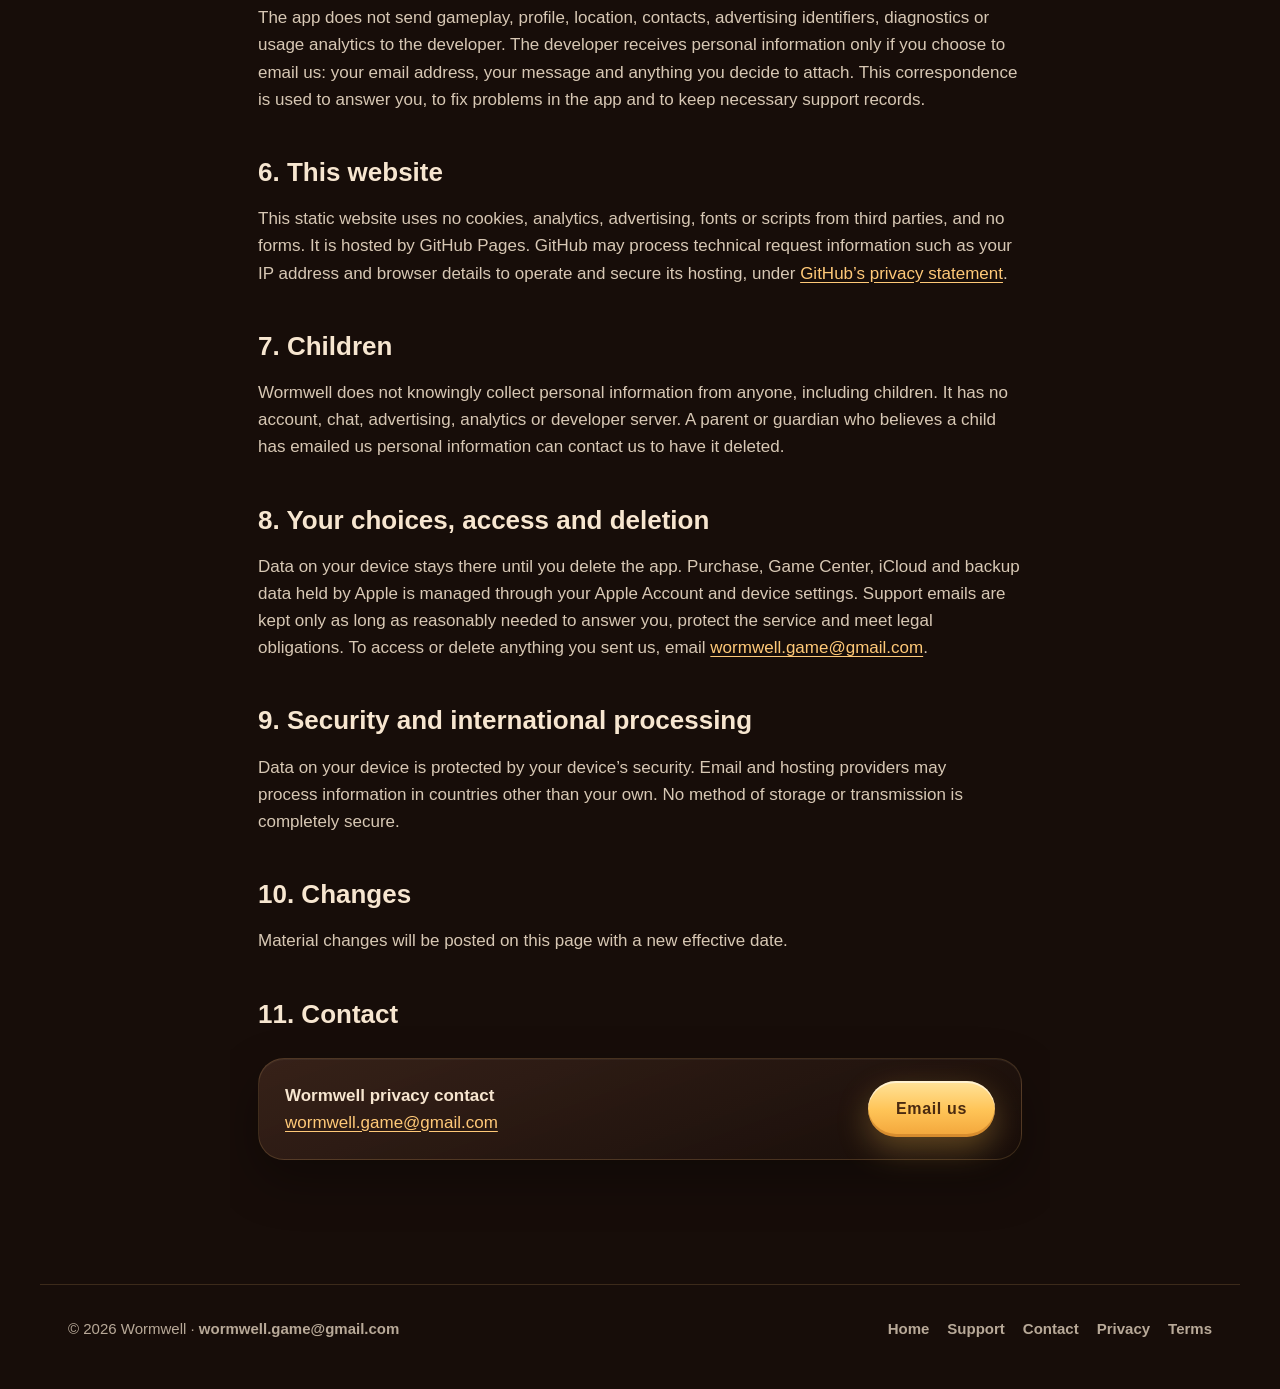
<file: privacy.html>
<!doctype html>
<html lang="en">
<head>
<meta charset="utf-8">
<meta name="viewport" content="width=device-width,initial-scale=1,viewport-fit=cover">
<title>Privacy Policy — Wormwell</title>
<meta name="description" content="How Wormwell handles information.">
<link rel="canonical" href="https://wormwell.github.io/privacy.html">
<meta name="theme-color" content="#170d09">
<link rel="icon" href="icon.png">
<link rel="apple-touch-icon" href="icon.png">
<link rel="stylesheet" href="styles.css">
<script src="site.js" defer></script>
</head>
<body>
<a class="skip" href="#main">Skip to content</a>
<div class="ground" aria-hidden="true"><div class="ground-vignette"></div></div>
<header>
  <nav class="nav" aria-label="Primary">
    <a class="brand" href="./"><img src="icon.png" alt="" width="42" height="42"><span>Wormwell</span></a>
    <ul>
      <li><a href="./">Home</a></li>
      <li><a href="support.html">Support</a></li>
      <li><a href="contact.html">Contact</a></li>
      <li><a href="privacy.html" aria-current="page">Privacy</a></li>
      <li><a href="terms.html">Terms</a></li>
    </ul>
  </nav>
</header>
<main class="page" id="main">
  <p class="eyebrow">Legal</p>
  <h1>Privacy Policy</h1>
  <p class="effective">Version 1.0 · Effective 14 November 2026</p>
  <p>This policy explains how <strong>Wormwell</strong>, the digging game for iPhone, iPad and Mac (the “app”), and this website handle information. Questions can be sent to <a href="mailto:wormwell.game@gmail.com">wormwell.game@gmail.com</a>.</p>
  <div class="summary glass"><strong>In short</strong><ul>
    <li>Wormwell has no advertising, no analytics and no tracking.</li>
    <li>There is no Wormwell account and no developer-operated game server.</li>
    <li>Your game progress is stored on your device and, when iCloud is on, in your own iCloud account.</li>
    <li>Apple processes App Store purchases and Game Center activity.</li>
    <li>The developer does not collect any data from the app.</li>
  </ul></div>

  <h2>1. Data stored by the app</h2>
  <p>Wormwell stores your settings and language, depth records, opened camps, upgrades, zone adaptations, equipment, wardrobe items, Amber balance, achievements and statistics, and the identifiers needed to deliver purchases exactly once. This information stays on your device and, when iCloud is on, in your iCloud account, and is used only to run the game and keep your progress.</p>
  <p>Deleting the app removes its data from the device, subject to device backups controlled by you and Apple.</p>

  <h2>2. App Store purchases</h2>
  <p>Optional Amber packs are sold through Apple’s StoreKit. Apple processes the payment; the developer never receives your payment-card details or Apple Account information. The app receives product and transaction information from Apple only to deliver the Amber you bought and to prevent duplicate delivery. Apple’s handling of purchase data is governed by Apple’s own privacy policy and terms.</p>

  <h2>3. Game Center</h2>
  <p>If you are signed in to Game Center, Wormwell submits your best depth and other leaderboard scores, reports achievements and may show leaderboards. Your Game Center identity and activity are managed by Apple, and you control Game Center in your device settings. The whole game works without Game Center.</p>

  <h2>4. iCloud and backups</h2>
  <p>When you are signed in to iCloud and iCloud is allowed for Wormwell, the app keeps a copy of your game progress in your iCloud account (iCloud key-value storage) so it follows you between your iPhone, iPad and Mac. This copy is managed by Apple under your Apple Account; the developer cannot access it. Without iCloud, the game keeps progress on the device only. Apple may also include app data in device backups according to your backup settings.</p>

  <h2>5. Data the developer collects</h2>
  <p>The app does not send gameplay, profile, location, contacts, advertising identifiers, diagnostics or usage analytics to the developer. The developer receives personal information only if you choose to email us: your email address, your message and anything you decide to attach. This correspondence is used to answer you, to fix problems in the app and to keep necessary support records.</p>

  <h2>6. This website</h2>
  <p>This static website uses no cookies, analytics, advertising, fonts or scripts from third parties, and no forms. It is hosted by GitHub Pages. GitHub may process technical request information such as your IP address and browser details to operate and secure its hosting, under <a href="https://docs.github.com/site-policy/privacy-policies/github-general-privacy-statement">GitHub’s privacy statement</a>.</p>

  <h2>7. Children</h2>
  <p>Wormwell does not knowingly collect personal information from anyone, including children. It has no account, chat, advertising, analytics or developer server. A parent or guardian who believes a child has emailed us personal information can contact us to have it deleted.</p>

  <h2 id="privacy-choices">8. Your choices, access and deletion</h2>
  <p>Data on your device stays there until you delete the app. Purchase, Game Center, iCloud and backup data held by Apple is managed through your Apple Account and device settings. Support emails are kept only as long as reasonably needed to answer you, protect the service and meet legal obligations. To access or delete anything you sent us, email <a href="mailto:wormwell.game@gmail.com">wormwell.game@gmail.com</a>.</p>

  <h2>9. Security and international processing</h2>
  <p>Data on your device is protected by your device’s security. Email and hosting providers may process information in countries other than your own. No method of storage or transmission is completely secure.</p>

  <h2>10. Changes</h2>
  <p>Material changes will be posted on this page with a new effective date.</p>

  <h2>11. Contact</h2>
  <div class="contact-box glass"><span><strong>Wormwell privacy contact</strong><br><a href="mailto:wormwell.game@gmail.com">wormwell.game@gmail.com</a></span><a class="button" href="mailto:wormwell.game@gmail.com?subject=Wormwell%20privacy">Email us</a></div>
</main>
<footer>
  <span>© <span data-year>2026</span> Wormwell · <a href="mailto:wormwell.game@gmail.com">wormwell.game@gmail.com</a></span>
  <nav aria-label="Footer"><a href="./">Home</a><a href="support.html">Support</a><a href="contact.html">Contact</a><a href="privacy.html">Privacy</a><a href="terms.html">Terms</a></nav>
</footer>
</body>
</html>
</file>
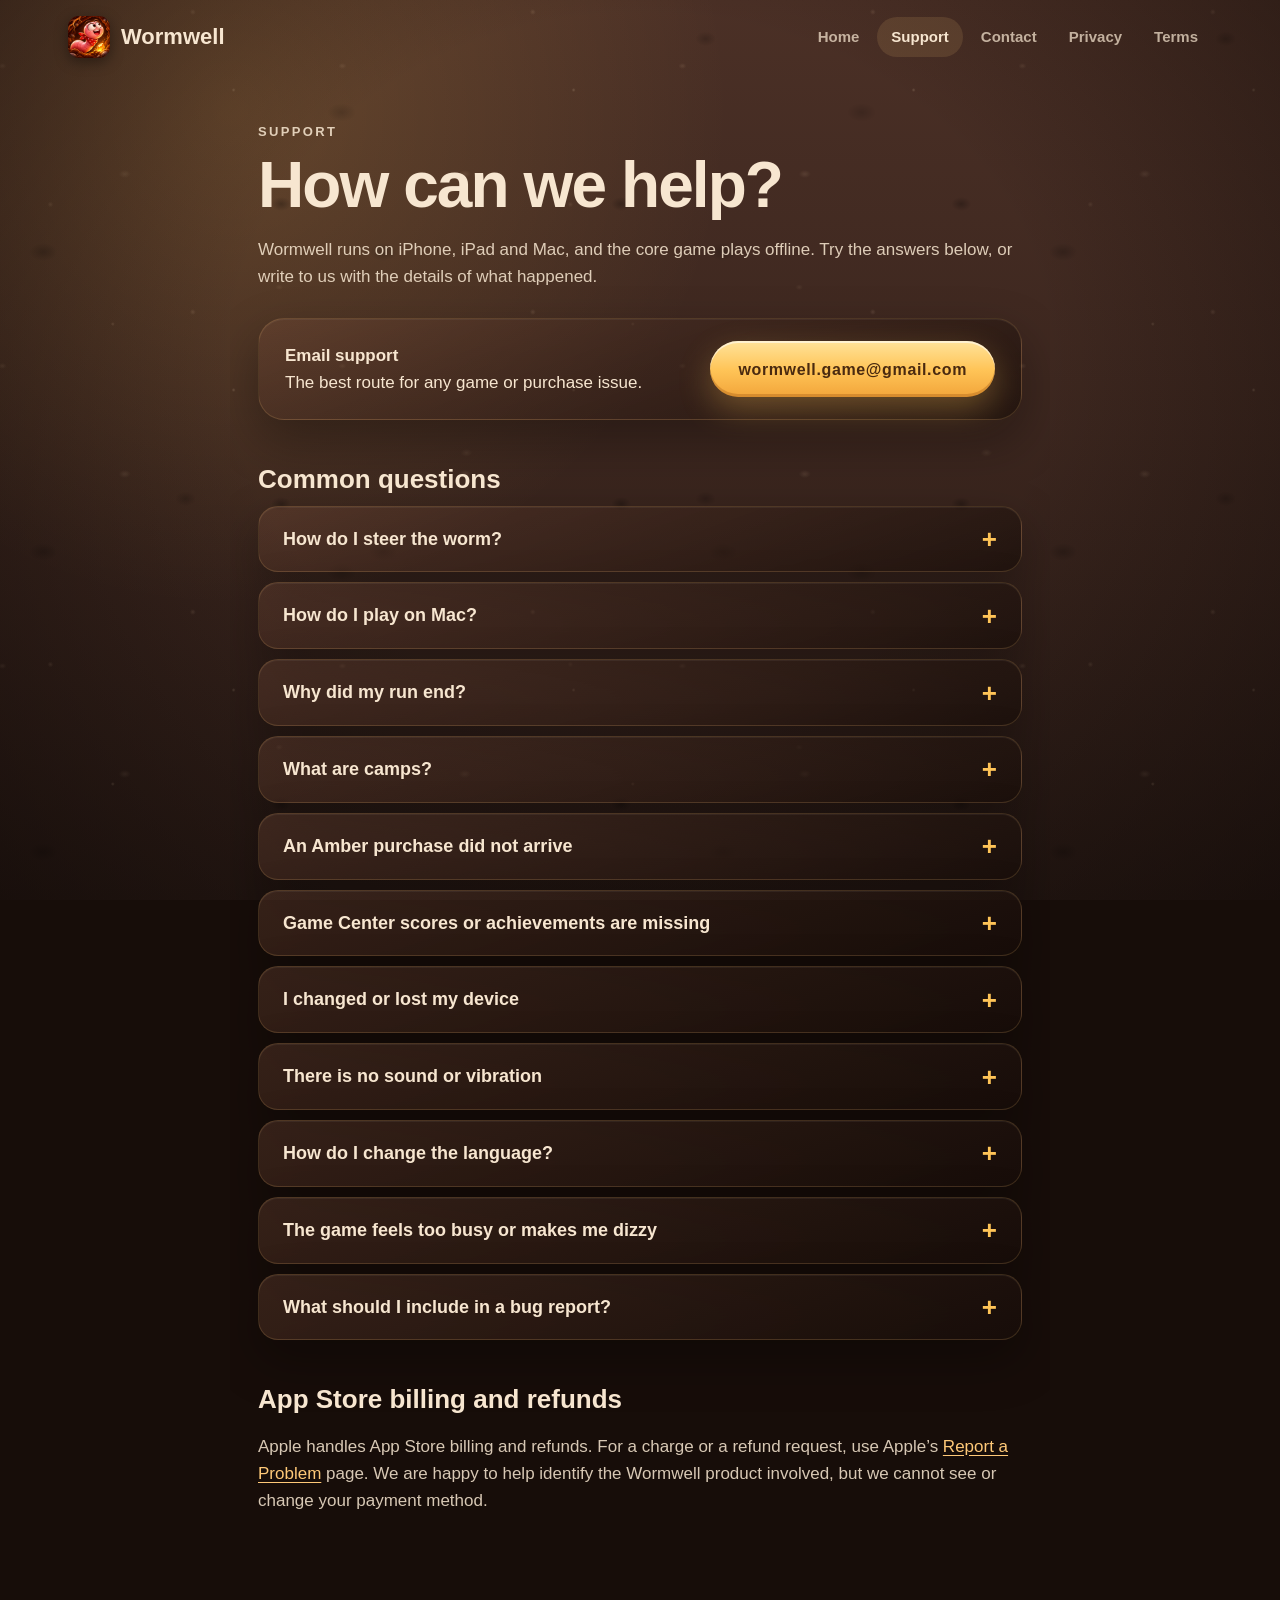
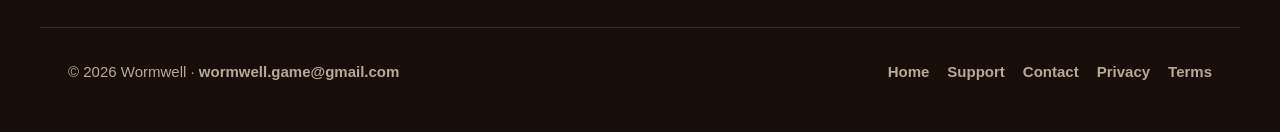
<file: support.html>
<!doctype html>
<html lang="en">
<head>
<meta charset="utf-8">
<meta name="viewport" content="width=device-width,initial-scale=1,viewport-fit=cover">
<title>Support — Wormwell</title>
<meta name="description" content="Help and support for Wormwell on iPhone, iPad and Mac.">
<link rel="canonical" href="https://wormwell.github.io/support.html">
<meta name="theme-color" content="#170d09">
<link rel="icon" href="icon.png">
<link rel="apple-touch-icon" href="icon.png">
<link rel="stylesheet" href="styles.css">
<script src="site.js" defer></script>
</head>
<body>
<a class="skip" href="#main">Skip to content</a>
<div class="ground" aria-hidden="true"><div class="ground-vignette"></div></div>
<header>
  <nav class="nav" aria-label="Primary">
    <a class="brand" href="./"><img src="icon.png" alt="" width="42" height="42"><span>Wormwell</span></a>
    <ul>
      <li><a href="./">Home</a></li>
      <li><a href="support.html" aria-current="page">Support</a></li>
      <li><a href="contact.html">Contact</a></li>
      <li><a href="privacy.html">Privacy</a></li>
      <li><a href="terms.html">Terms</a></li>
    </ul>
  </nav>
</header>
<main class="page" id="main">
  <p class="eyebrow">Support</p>
  <h1>How can we help?</h1>
  <p>Wormwell runs on iPhone, iPad and Mac, and the core game plays offline. Try the answers below, or write to us with the details of what happened.</p>
  <div class="contact-box glass"><span><strong>Email support</strong><br>The best route for any game or purchase issue.</span><a class="button" href="mailto:wormwell.game@gmail.com?subject=Wormwell%20support">wormwell.game@gmail.com</a></div>

  <section class="faq" aria-labelledby="faq-title">
    <h2 id="faq-title">Common questions</h2>
    <details class="glass"><summary>How do I steer the worm?</summary><p>Touch anywhere on the screen and drag the way you want to go. The first touch is only an anchor, so it never jerks the worm. Let go and the worm keeps crawling in the same direction. Swipe sharply and let go while your finger is still moving to lunge; a fast swipe can crack small stones. Controls are explained in Settings → Controls.</p></details>
    <details class="glass"><summary>How do I play on Mac?</summary><p>Wormwell is a native Mac app (macOS 15 or later) with the same game as on iPhone and iPad. Drag with the mouse or trackpad to steer, or use the arrow keys (two keys for a diagonal). Hold Space and release it to lunge. Esc pauses, Return presses the main button, and 1 and 2 use quick actions from your backpack. The game keeps its portrait layout in a window you can resize or make full screen.</p></details>
    <details class="glass"><summary>Why did my run end?</summary><p>Energy is the only run resource. Digging fresh soil, lunging, climbing and bumping into stone all cost energy; food is the only way to refill it. When energy reaches zero the run ends and your depth is recorded. Upgrades between runs, such as Energy Capacity and Better Digestion, help you go further.</p></details>
    <details class="glass"><summary>What are camps?</summary><p>Camps are lantern-lit domes deep underground. Reach a camp and you can start your next run from it: use the arrows on the home screen to choose the meadow or any camp you have opened. Your record always counts the absolute depth.</p></details>
    <details class="glass"><summary>An Amber purchase did not arrive</summary><p>Make sure the device is signed in to the Apple Account you used for the purchase and is online, then reopen the Amber shop and wait a moment: pending transactions are delivered when the App Store confirms them. If the Amber is still missing, use Restore Purchases at the bottom of the Amber shop. If a completed charge was still not delivered, email us the pack name and the approximate time of purchase. Never send full payment-card details.</p></details>
    <details class="glass"><summary>Game Center scores or achievements are missing</summary><p>Check that Game Center is signed in under Settings on your device, then reopen Wormwell while online. Achievements and records are always kept in the game itself, even when you are signed out; signing in later sends them to Game Center.</p></details>
    <details class="glass"><summary>I changed or lost my device</summary><p>Wormwell keeps your progress on the device. On a new device, progress returns from a device backup (iCloud Backup or a computer backup). Amber packs bought from the App Store can be restored with Restore Purchases in the Amber shop when you are signed in to the same Apple Account.</p></details>
    <details class="glass"><summary>There is no sound or vibration</summary><p>Check Music, Sound Effects and Haptics in Wormwell Settings. Also check the device volume, Silent Mode, Focus and whether audio is going to headphones or another device. Macs have no game haptics.</p></details>
    <details class="glass"><summary>How do I change the language?</summary><p>Open Settings in Wormwell and choose Language. The game is available in 14 languages and switches at once, without restarting.</p></details>
    <details class="glass"><summary>The game feels too busy or makes me dizzy</summary><p>Turn on Reduce Motion or Reduced Effects in Wormwell Settings. They calm camera motion and visual effects without changing the game.</p></details>
    <details class="glass"><summary>What should I include in a bug report?</summary><p>Your iPhone, iPad or Mac model, the system version, the Wormwell version, the depth or zone where it happened, what you expected, what happened instead, and steps to make it happen again. A screenshot or screen recording helps a lot. Please do not include passwords, payment-card details or other sensitive information.</p></details>
  </section>

  <h2>App Store billing and refunds</h2>
  <p>Apple handles App Store billing and refunds. For a charge or a refund request, use Apple’s <a href="https://reportaproblem.apple.com/">Report a Problem</a> page. We are happy to help identify the Wormwell product involved, but we cannot see or change your payment method.</p>
</main>
<footer>
  <span>© <span data-year>2026</span> Wormwell · <a href="mailto:wormwell.game@gmail.com">wormwell.game@gmail.com</a></span>
  <nav aria-label="Footer"><a href="./">Home</a><a href="support.html">Support</a><a href="contact.html">Contact</a><a href="privacy.html">Privacy</a><a href="terms.html">Terms</a></nav>
</footer>
</body>
</html>
</file>
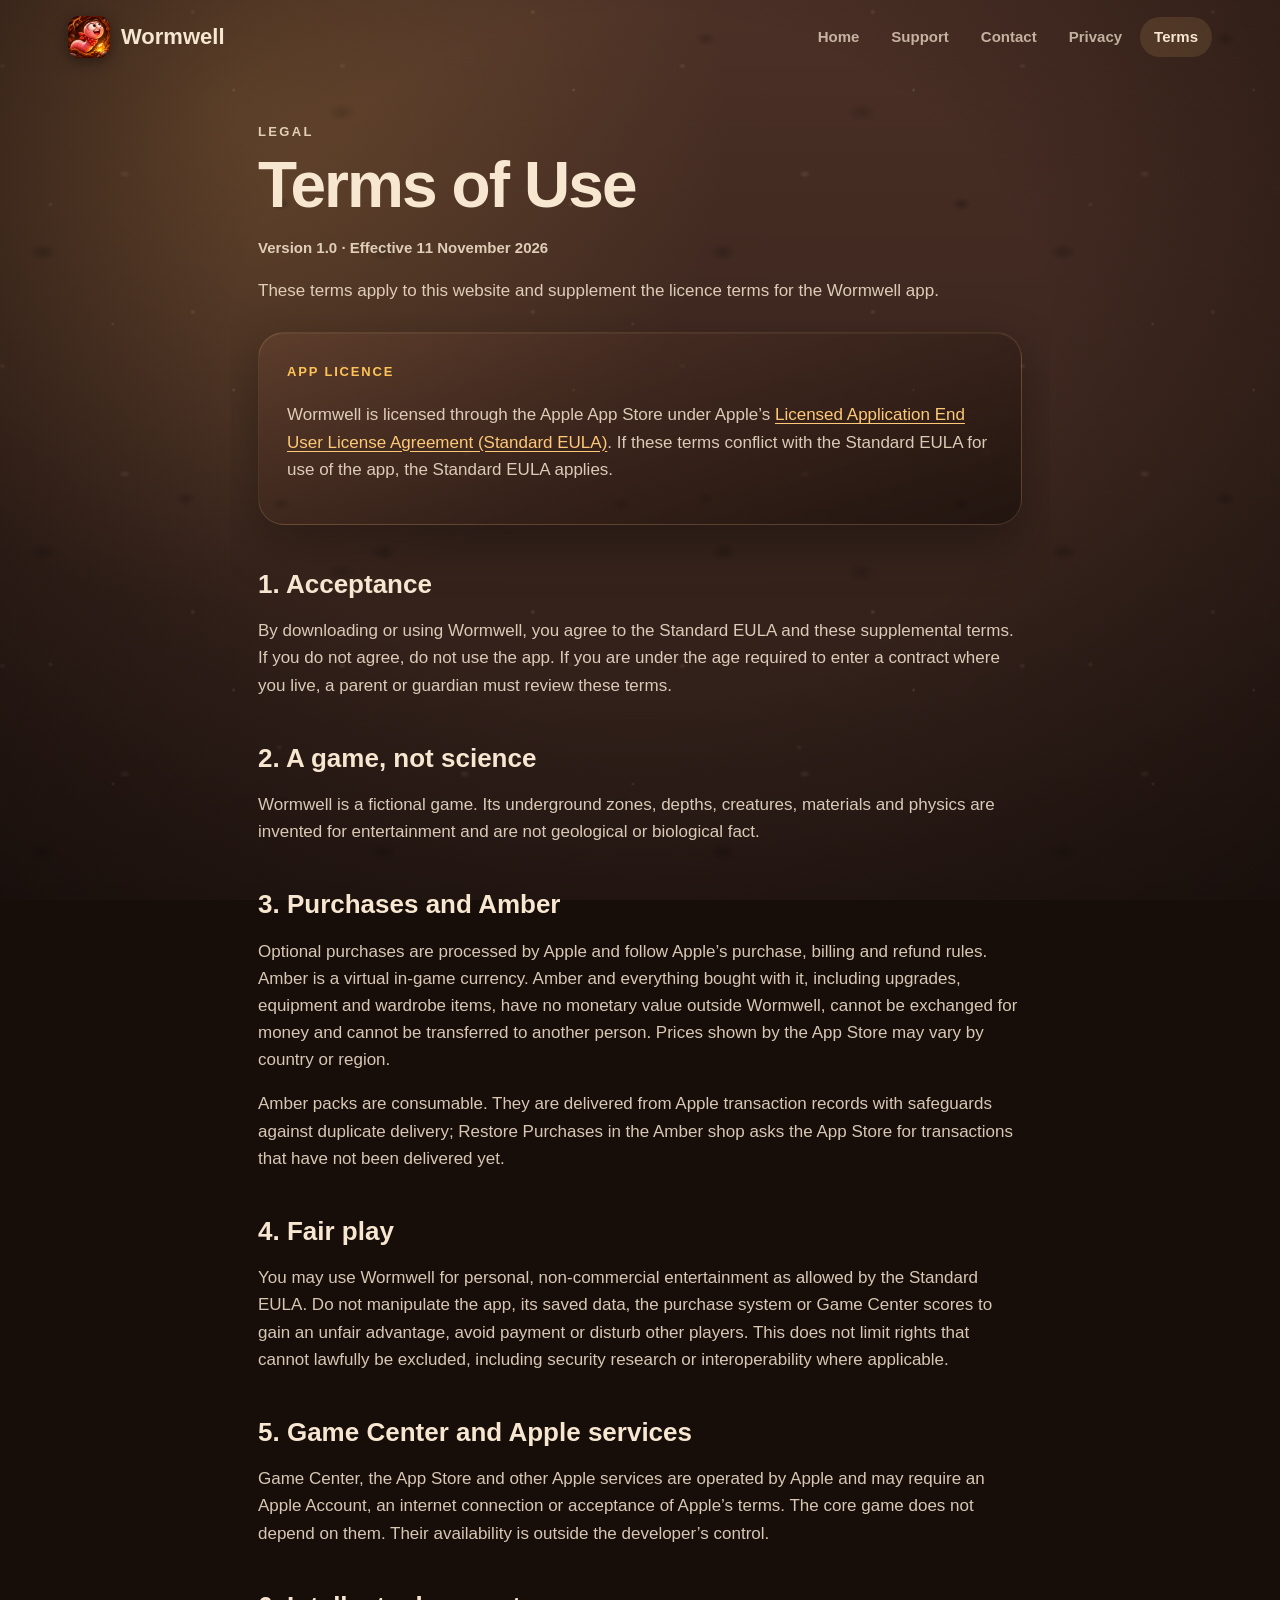
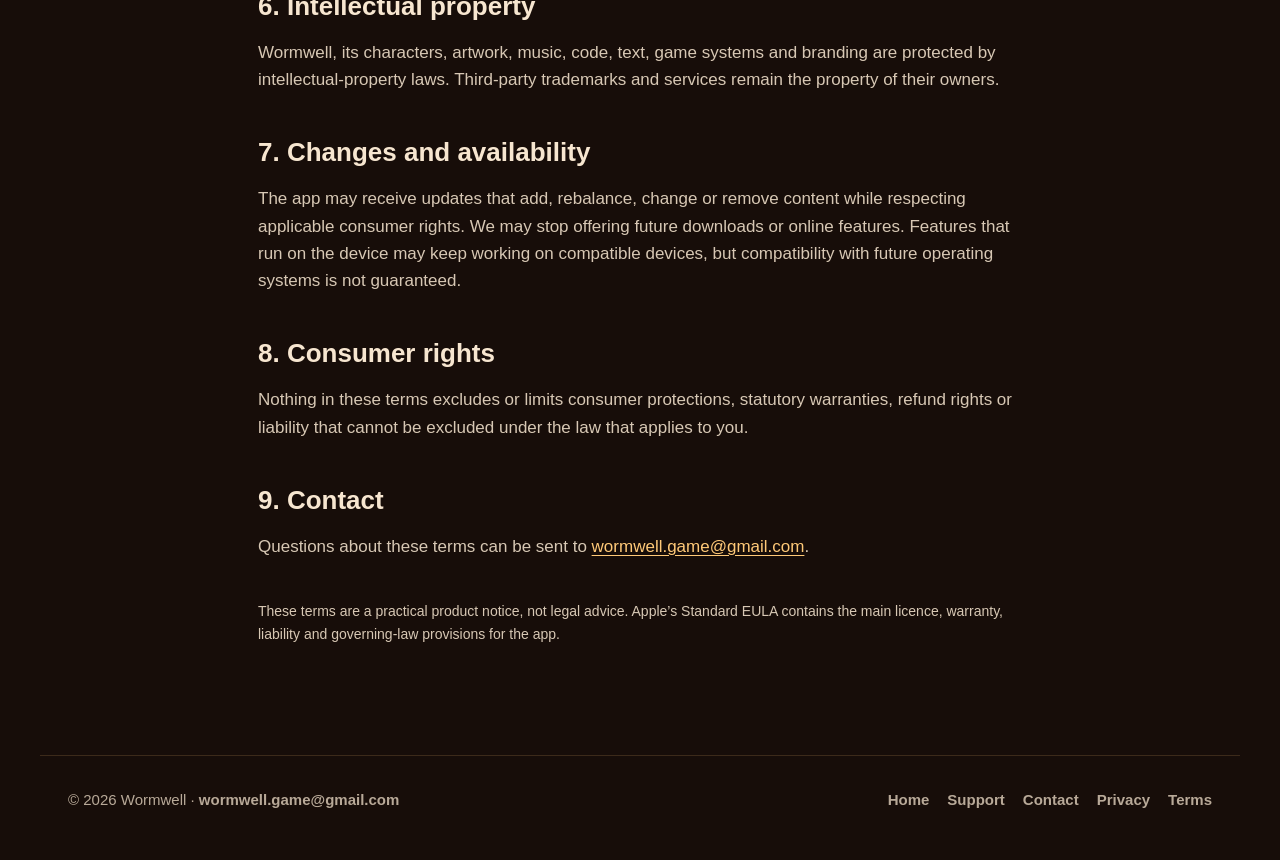
<file: terms.html>
<!doctype html>
<html lang="en">
<head>
<meta charset="utf-8">
<meta name="viewport" content="width=device-width,initial-scale=1,viewport-fit=cover">
<title>Terms of Use — Wormwell</title>
<meta name="description" content="Terms of use for Wormwell.">
<link rel="canonical" href="https://wormwell.github.io/terms.html">
<meta name="theme-color" content="#170d09">
<link rel="icon" href="icon.png">
<link rel="apple-touch-icon" href="icon.png">
<link rel="stylesheet" href="styles.css">
<script src="site.js" defer></script>
</head>
<body>
<a class="skip" href="#main">Skip to content</a>
<div class="ground" aria-hidden="true"><div class="ground-vignette"></div></div>
<header>
  <nav class="nav" aria-label="Primary">
    <a class="brand" href="./"><img src="icon.png" alt="" width="42" height="42"><span>Wormwell</span></a>
    <ul>
      <li><a href="./">Home</a></li>
      <li><a href="support.html">Support</a></li>
      <li><a href="contact.html">Contact</a></li>
      <li><a href="privacy.html">Privacy</a></li>
      <li><a href="terms.html" aria-current="page">Terms</a></li>
    </ul>
  </nav>
</header>
<main class="page" id="main">
  <p class="eyebrow">Legal</p>
  <h1>Terms of Use</h1>
  <p class="effective">Version 1.0 · Effective 11 November 2026</p>
  <p>These terms apply to this website and supplement the licence terms for the Wormwell app.</p>
  <div class="summary glass"><strong>App licence</strong><p>Wormwell is licensed through the Apple App Store under Apple’s <a href="https://www.apple.com/legal/internet-services/itunes/dev/stdeula/">Licensed Application End User License Agreement (Standard EULA)</a>. If these terms conflict with the Standard EULA for use of the app, the Standard EULA applies.</p></div>

  <h2>1. Acceptance</h2>
  <p>By downloading or using Wormwell, you agree to the Standard EULA and these supplemental terms. If you do not agree, do not use the app. If you are under the age required to enter a contract where you live, a parent or guardian must review these terms.</p>

  <h2>2. A game, not science</h2>
  <p>Wormwell is a fictional game. Its underground zones, depths, creatures, materials and physics are invented for entertainment and are not geological or biological fact.</p>

  <h2>3. Purchases and Amber</h2>
  <p>Optional purchases are processed by Apple and follow Apple’s purchase, billing and refund rules. Amber is a virtual in-game currency. Amber and everything bought with it, including upgrades, equipment and wardrobe items, have no monetary value outside Wormwell, cannot be exchanged for money and cannot be transferred to another person. Prices shown by the App Store may vary by country or region.</p>
  <p>Amber packs are consumable. They are delivered from Apple transaction records with safeguards against duplicate delivery; Restore Purchases in the Amber shop asks the App Store for transactions that have not been delivered yet.</p>

  <h2>4. Fair play</h2>
  <p>You may use Wormwell for personal, non-commercial entertainment as allowed by the Standard EULA. Do not manipulate the app, its saved data, the purchase system or Game Center scores to gain an unfair advantage, avoid payment or disturb other players. This does not limit rights that cannot lawfully be excluded, including security research or interoperability where applicable.</p>

  <h2>5. Game Center and Apple services</h2>
  <p>Game Center, the App Store and other Apple services are operated by Apple and may require an Apple Account, an internet connection or acceptance of Apple’s terms. The core game does not depend on them. Their availability is outside the developer’s control.</p>

  <h2>6. Intellectual property</h2>
  <p>Wormwell, its characters, artwork, music, code, text, game systems and branding are protected by intellectual-property laws. Third-party trademarks and services remain the property of their owners.</p>

  <h2>7. Changes and availability</h2>
  <p>The app may receive updates that add, rebalance, change or remove content while respecting applicable consumer rights. We may stop offering future downloads or online features. Features that run on the device may keep working on compatible devices, but compatibility with future operating systems is not guaranteed.</p>

  <h2>8. Consumer rights</h2>
  <p>Nothing in these terms excludes or limits consumer protections, statutory warranties, refund rights or liability that cannot be excluded under the law that applies to you.</p>

  <h2>9. Contact</h2>
  <p>Questions about these terms can be sent to <a href="mailto:wormwell.game@gmail.com">wormwell.game@gmail.com</a>.</p>
  <p class="legal-note">These terms are a practical product notice, not legal advice. Apple’s Standard EULA contains the main licence, warranty, liability and governing-law provisions for the app.</p>
</main>
<footer>
  <span>© <span data-year>2026</span> Wormwell · <a href="mailto:wormwell.game@gmail.com">wormwell.game@gmail.com</a></span>
  <nav aria-label="Footer"><a href="./">Home</a><a href="support.html">Support</a><a href="contact.html">Contact</a><a href="privacy.html">Privacy</a><a href="terms.html">Terms</a></nav>
</footer>
</body>
</html>
</file>
<file: styles.css>
/* Wormwell website. Colors follow Wormwell/Graphics/DesignTokens.swift and docs/ART-DIRECTION.md:
   warm light in dark, soft earth; gold means action and reward; round, glossy, friendly. */
:root {
  --cream: #f7e6d0;
  --cream-dim: rgba(247, 230, 208, .72);
  --sand: #ffc978;
  --gold-light: #ffe39a;
  --gold: #ffc457;
  --gold-deep: #f2a53a;
  --gold-ink: #4a2a10;
  --glow: #ffd86b;
  --loam: #7b4e3b;
  --soil: #4b3026;
  --cavern: #2a1b16;
  --night: #170d09;
  --worm: #d98a94;
  --energy: #7ed957;
  --energy-deep: #4fb23a;
  --moss: #8faf6a;
  --warning: #f28c6b;
  --crystal-blue: #3dc7ff;
  --crystal-violet: #b789ff;
  --line: rgba(255, 201, 120, .16);
  --glass: rgba(42, 27, 22, .72);
  --max: 1200px;
  --radius: 26px;

  /* The page ground follows the scroll from the turf down to the Heart of the World (site.js). */
  --depth-a: #4b3026;
  --depth-b: #2a1b16;
  --depth-glow: rgba(255, 196, 87, .16);
  color-scheme: dark;
}

* { box-sizing: border-box; }
html { scroll-behavior: smooth; -webkit-text-size-adjust: 100%; scroll-padding-top: 84px; }
body {
  margin: 0;
  background: var(--night);
  color: var(--cream);
  font: 17px/1.6 ui-rounded, "SF Pro Rounded", -apple-system, BlinkMacSystemFont, "Segoe UI", Roboto, sans-serif;
  -webkit-font-smoothing: antialiased;
}
a { color: var(--sand); text-underline-offset: 3px; }
a:hover { color: var(--gold-light); }
img { max-width: 100%; height: auto; display: block; }
h1, h2, h3 { text-wrap: balance; font-weight: 900; }
p { text-wrap: pretty; }
.ic { width: 22px; height: 22px; fill: currentColor; flex: none; }
.muted { color: var(--cream-dim); }

.skip {
  position: absolute; left: 16px; top: -80px; z-index: 50;
  padding: 10px 14px; background: var(--cream); color: var(--night); border-radius: 12px;
}
.skip:focus { top: 12px; }
:focus-visible { outline: 3px solid var(--gold); outline-offset: 3px; border-radius: 8px; }

/* ---------- Living ground behind every page ---------- */
.ground {
  position: fixed; inset: 0; z-index: -1; pointer-events: none; overflow: hidden;
  background:
    radial-gradient(circle at 18% 12%, var(--depth-glow), transparent 38%),
    linear-gradient(180deg, var(--depth-a), var(--depth-b));
  transition: background-color .3s linear;
}
/* Speckled soil: pebbles, grit and the odd fossil curl, drawn with gradients so nothing is downloaded. */
.ground::before, .ground::after {
  content: ""; position: absolute; inset: -20%;
  background-image:
    radial-gradient(6px 4px at 12% 18%, rgba(255, 220, 180, .1), transparent),
    radial-gradient(3px 3px at 32% 64%, rgba(255, 220, 180, .12), transparent),
    radial-gradient(10px 7px at 58% 28%, rgba(0, 0, 0, .25), transparent),
    radial-gradient(4px 3px at 76% 82%, rgba(255, 220, 180, .1), transparent),
    radial-gradient(14px 9px at 88% 44%, rgba(0, 0, 0, .2), transparent),
    radial-gradient(2px 2px at 44% 90%, rgba(255, 230, 190, .18), transparent);
  background-size: 340px 300px;
  transform: translateY(var(--ground-shift, 0px));
}
.ground::after { background-size: 520px 460px; background-position: 140px 90px; opacity: .7; }
.ground-vignette { position: absolute; inset: 0; background: radial-gradient(ellipse at 50% 40%, transparent 45%, rgba(10, 5, 3, .55)); }

/* ---------- Scroll burrow (home page) ---------- */
/* A viewport-sized canvas above the ground and below the content; site.js draws the tunnel and the worm. */
.burrow-layer { position: fixed; inset: 0; width: 100%; height: 100%; z-index: -1; pointer-events: none; }
.gauge {
  position: fixed; right: 18px; top: 86px; z-index: 20;
  display: flex; gap: 8px; pointer-events: none; opacity: 0; transform: translateY(-10px); transition: opacity .4s, transform .4s;
}
.gauge.is-on { opacity: 1; transform: none; }
.gauge .chip { padding: 7px 14px 7px 10px; backdrop-filter: blur(10px); -webkit-backdrop-filter: blur(10px); }
.gauge .chip b { font-size: 17px; display: inline-block; }
.gauge .chip b.is-bump { animation: bump .35s ease; }

/* ---------- Navigation ---------- */
.nav {
  max-width: var(--max); margin: auto; padding: 16px 28px;
  display: flex; align-items: center; gap: 28px; position: relative; z-index: 5;
}
.brand { display: flex; align-items: center; gap: 11px; color: var(--cream); font-size: 22px; font-weight: 900; text-decoration: none; }
.brand img { width: 42px; height: 42px; border-radius: 11px; box-shadow: 0 4px 14px rgba(0, 0, 0, .4); }
.nav ul { display: flex; gap: 4px; list-style: none; margin: 0 0 0 auto; padding: 0; flex-wrap: wrap; }
.nav a:not(.brand) {
  display: block; padding: 8px 14px; border-radius: 999px;
  color: var(--cream-dim); text-decoration: none; font-weight: 750; font-size: 15px;
  transition: color .2s, background .2s;
}
.nav a:not(.brand):hover, .nav a[aria-current=page] { color: var(--cream); background: rgba(255, 201, 120, .12); }
.site-nav { position: fixed; top: 0; left: 0; right: 0; z-index: 30; transition: background .35s, box-shadow .35s; }
.site-nav.is-scrolled {
  background: rgba(23, 13, 9, .78);
  backdrop-filter: saturate(1.2) blur(14px); -webkit-backdrop-filter: saturate(1.2) blur(14px);
  box-shadow: 0 1px 0 var(--line), 0 10px 30px rgba(0, 0, 0, .25);
}

/* ---------- Buttons (the in-game gold capsule) ---------- */
.button {
  display: inline-flex; align-items: center; justify-content: center; gap: 10px; min-height: 56px; padding: 0 28px;
  border-radius: 999px; border: 0; cursor: default;
  background: linear-gradient(180deg, var(--gold-light), var(--gold) 52%, var(--gold-deep));
  color: var(--gold-ink); font-weight: 900; font-size: 16px; letter-spacing: .04em; text-decoration: none;
  box-shadow: inset 0 2px 0 rgba(255, 255, 255, .55), inset 0 -3px 0 rgba(160, 90, 20, .35), 0 12px 32px rgba(255, 196, 87, .3);
  transition: transform .2s, filter .2s;
}
a.button { cursor: pointer; }
a.button:hover { color: var(--gold-ink); filter: brightness(1.06); transform: translateY(-2px); }
.button.store { line-height: 1.1; text-align: left; padding-left: 20px; letter-spacing: 0; }
.button.store .ic { width: 26px; height: 26px; }
.button.store small { display: block; font-size: 11px; font-weight: 700; opacity: .75; }
.button.ghost {
  background: var(--glass); color: var(--cream); border: 1px solid var(--line);
  box-shadow: inset 0 1px 0 rgba(255, 255, 255, .06);
}
.button.ghost:hover { color: var(--cream); background: rgba(75, 48, 38, .85); }
.actions { display: flex; align-items: center; gap: 14px; flex-wrap: wrap; }
.actions.center { justify-content: center; }

/* ---------- Glass and chips ---------- */
.glass, .card {
  background: linear-gradient(160deg, rgba(123, 78, 59, .32), rgba(23, 13, 9, .66));
  border: 1px solid var(--line); border-radius: var(--radius);
  box-shadow: 0 20px 50px rgba(0, 0, 0, .3), inset 0 1px 0 rgba(255, 255, 255, .05);
}
.chip {
  display: inline-flex; align-items: center; gap: 10px; padding: 9px 18px 9px 12px; border-radius: 999px;
  background: rgba(23, 13, 9, .78); border: 1px solid var(--line); color: var(--cream);
  font-weight: 800; box-shadow: 0 10px 28px rgba(0, 0, 0, .35); line-height: 1.15;
}
.chip b { font-size: 20px; font-variant-numeric: tabular-nums; }
.chip small { display: block; color: var(--cream-dim); font-size: 12px; font-weight: 700; }
.gem { width: 22px; height: 22px; flex: none; }
.gem path:first-child { fill: var(--gold); }
.gem path + path { fill: var(--gold-light); }
.bolt-ic { color: var(--energy); }
.mini-bar { width: 110px; height: 10px; border-radius: 5px; background: rgba(255, 255, 255, .14); overflow: hidden; }
.mini-bar i { display: block; height: 100%; width: 72%; border-radius: inherit; background: linear-gradient(180deg, #a6ef7f, var(--energy-deep)); animation: drain 9s ease-in-out infinite; }

/* ---------- Hero ---------- */
.hero { position: relative; min-height: max(680px, 100svh); display: flex; align-items: center; overflow: hidden; isolation: isolate; }
/* A strip of dusk meadow at the very top, so the page starts at the surface and digs down. */
.hero::before {
  content: ""; position: absolute; inset: 0 0 auto; height: 46%; z-index: -1;
  background: linear-gradient(180deg, #3a4a2e 0%, rgba(58, 74, 46, .55) 40%, transparent 100%);
}
.hero-inner {
  max-width: var(--max); width: 100%; margin: auto; padding: 120px 28px 110px;
  display: grid; grid-template-columns: 1.05fr .95fr; gap: 48px; align-items: center;
}
.kicker, .eyebrow { color: var(--gold); font-size: 13px; font-weight: 900; letter-spacing: .18em; text-transform: uppercase; margin: 0; }
.hero h1 {
  font-size: clamp(54px, 7.6vw, 108px); line-height: .92; letter-spacing: -.035em; margin: 18px 0 22px;
  background: linear-gradient(180deg, var(--cream) 30%, var(--sand)); -webkit-background-clip: text; background-clip: text; color: transparent;
  filter: drop-shadow(0 6px 24px rgba(0, 0, 0, .45));
}
.hero h1 em { font-style: normal; background: linear-gradient(100deg, var(--gold-light), var(--gold) 45%, var(--gold-deep)); -webkit-background-clip: text; background-clip: text; }
.lead { font-size: clamp(18px, 2vw, 22px); line-height: 1.45; color: rgba(247, 230, 208, .88); max-width: 560px; margin: 0 0 32px; }
.hero-facts { display: flex; flex-wrap: wrap; gap: 8px 22px; list-style: none; padding: 0; margin: 34px 0 0; color: var(--cream-dim); font-size: 15px; font-weight: 700; }
.hero-facts li { display: flex; align-items: center; gap: 6px; }
.hero-facts li + li::before { content: ""; width: 5px; height: 5px; border-radius: 50%; background: var(--gold); margin-right: 16px; }
.hero-facts b { color: var(--cream); font-size: 18px; font-variant-numeric: tabular-nums; }

.hero-art { position: relative; }
.burrow {
  position: relative; border-radius: 44% 44% 36px 36px / 34% 34% 36px 36px; overflow: hidden; aspect-ratio: 1;
  box-shadow: 0 0 0 10px rgba(23, 13, 9, .6), 0 0 0 11px var(--line), 0 40px 90px rgba(0, 0, 0, .55), 0 0 120px rgba(255, 196, 87, .18);
}
.burrow img { width: 100%; height: 100%; object-fit: cover; animation: breathe 9s ease-in-out infinite alternate; }
.hero-art .chip { position: absolute; animation: float 7s ease-in-out infinite; }
.hero-art .c1 { left: -26px; top: 12%; }
.hero-art .c2 { right: -18px; top: 46%; animation-delay: -2.5s; }
.hero-art .c3 { left: 6%; bottom: -22px; animation-delay: -4.5s; }
.motes { position: absolute; inset: 0; pointer-events: none; }
.motes i { position: absolute; width: 5px; height: 5px; border-radius: 50%; background: var(--glow); box-shadow: 0 0 10px var(--glow); opacity: 0; animation: mote 7s ease-in-out infinite; }
.motes i:nth-child(1) { left: 70%; top: 70%; }
.motes i:nth-child(2) { left: 80%; top: 60%; animation-delay: -2s; }
.motes i:nth-child(3) { left: 62%; top: 80%; animation-delay: -4s; }
.motes i:nth-child(4) { left: 86%; top: 76%; animation-delay: -5.5s; }

/* ---------- Sections ---------- */
main { overflow: clip; }
.section { max-width: var(--max); margin: auto; padding: 110px 28px; position: relative; }
.section.narrow-top { padding-bottom: 40px; }
.section h2, .page h1 { font-size: clamp(38px, 5vw, 64px); line-height: 1.02; letter-spacing: -.03em; margin: 12px 0 18px; }
.section-lead { color: var(--cream-dim); font-size: 19px; max-width: 660px; margin: 0 0 40px; }
.split { display: grid; grid-template-columns: .85fr 1.15fr; gap: 56px; align-items: center; margin-bottom: 64px; }
.try-hint { display: inline-flex; align-items: center; gap: 12px; color: var(--cream); font-weight: 750; margin: 0; padding: 12px 18px; border-radius: 999px; background: rgba(255, 196, 87, .12); border: 1px solid rgba(255, 196, 87, .32); }
.pulse-dot { width: 10px; height: 10px; border-radius: 50%; background: var(--gold); box-shadow: 0 0 0 0 rgba(255, 196, 87, .7); animation: pulse 1.8s infinite; flex: none; }
.keys { color: var(--cream-dim); font-size: 15px; margin: 18px 0 0; }
kbd { display: inline-block; min-width: 24px; padding: 1px 7px; border-radius: 7px; border: 1px solid var(--line); border-bottom-width: 3px; background: rgba(23, 13, 9, .7); font: 700 13px/1.5 ui-rounded, -apple-system, sans-serif; text-align: center; color: var(--cream); }

/* Interactive dig demo */
.demo { position: relative; padding: 14px; border-radius: 34px; }
.demo canvas {
  display: block; width: 100%; aspect-ratio: 4 / 5; max-height: 640px; border-radius: 24px; background: var(--soil);
  touch-action: none; cursor: grab; user-select: none; -webkit-user-select: none; -webkit-touch-callout: none;
}
.demo canvas:active { cursor: grabbing; }
.demo-hud { position: absolute; left: 28px; right: 28px; top: 28px; display: flex; justify-content: space-between; align-items: flex-start; gap: 10px; pointer-events: none; }
.demo-hud .chip { padding: 7px 14px 7px 10px; }
.demo-hud .chip b { font-size: 17px; }
.demo-depth { text-align: center; line-height: 1; text-shadow: 0 2px 12px rgba(0, 0, 0, .6); }
.demo-depth b { font-size: 36px; font-variant-numeric: tabular-nums; }
.demo-depth span { font-size: 18px; font-weight: 800; margin-left: 2px; }
.demo-energy { display: block; width: 120px; height: 9px; margin: 8px auto 0; border-radius: 5px; background: rgba(255, 255, 255, .16); overflow: hidden; }
.demo-energy i { display: block; height: 100%; width: 100%; border-radius: inherit; background: linear-gradient(180deg, #a6ef7f, var(--energy-deep)); transform-origin: left; transform: scaleX(var(--v, 1)); transition: background .3s; }
.demo-energy i.is-low { background: var(--warning); }
.demo-status {
  position: absolute; left: 50%; bottom: 30px; transform: translateX(-50%); margin: 0; white-space: nowrap;
  padding: 8px 16px; border-radius: 999px; background: rgba(23, 13, 9, .78); border: 1px solid var(--line);
  font-weight: 800; font-size: 15px; pointer-events: none; transition: opacity .4s;
}
.demo-status.is-hidden { opacity: 0; }

.features { display: grid; grid-template-columns: repeat(3, 1fr); gap: 18px; }
.card { padding: 28px; transition: transform .3s, border-color .3s; }
.card:hover { transform: translateY(-4px); border-color: rgba(255, 196, 87, .4); }
.card .number { display: block; color: var(--gold); font-size: 12px; font-weight: 900; letter-spacing: .16em; text-transform: uppercase; margin-top: 18px; }
.card h3 { font-size: 23px; margin: 6px 0 8px; line-height: 1.2; }
.card p { color: var(--cream-dim); margin: 0; }
.badge-ic { display: grid; place-items: center; width: 54px; height: 54px; border-radius: 18px; background: linear-gradient(180deg, var(--gold-light), var(--gold-deep)); color: var(--gold-ink); box-shadow: inset 0 2px 0 rgba(255, 255, 255, .5); }
.badge-ic svg { width: 28px; height: 28px; fill: currentColor; }
.badge-ic.green { background: linear-gradient(180deg, #b4f08f, var(--energy-deep)); color: #183a10; }
.badge-ic.pink { background: linear-gradient(180deg, #f5c0c6, var(--worm)); color: #5a1e27; }
.badge-ic.violet { background: linear-gradient(180deg, #d9c2ff, var(--crystal-violet)); color: #2b1550; }
.badge-ic.blue { background: linear-gradient(180deg, #a8e8ff, var(--crystal-blue)); color: #0b3346; }

/* ---------- Gallery ---------- */
.gallery { max-width: var(--max); margin: auto; padding: 0 28px 110px; display: grid; grid-template-columns: 1fr auto; gap: 56px; align-items: center; }
.gallery-tabs { display: grid; gap: 8px; }
.gallery-tabs button {
  display: grid; grid-template-columns: 44px 1fr; grid-template-rows: auto auto; column-gap: 14px; text-align: left; position: relative; overflow: hidden;
  padding: 14px 18px; border-radius: 20px; border: 1px solid transparent; background: transparent; color: var(--cream); font: inherit; cursor: pointer;
  transition: background .25s, border-color .25s;
}
.gallery-tabs button:hover { background: rgba(255, 201, 120, .07); }
.gallery-tabs button[aria-selected=true] { background: var(--glass); border-color: var(--line); }
.t-n { grid-row: span 2; align-self: center; color: var(--gold); font-weight: 900; font-size: 15px; letter-spacing: .08em; }
.gallery-tabs b { font-size: 19px; line-height: 1.25; }
.gallery-tabs small { color: var(--cream-dim); font-size: 15px; }
.t-progress { position: absolute; left: 18px; right: 18px; bottom: 6px; height: 3px; border-radius: 2px; background: var(--gold); transform-origin: left; transform: scaleX(0); opacity: 0; }
.gallery-tabs button[aria-selected=true] .t-progress { opacity: 1; animation: tabprogress var(--slide, 6s) linear forwards; }
.gallery.is-paused .t-progress { animation-play-state: paused; }

.phone {
  position: relative; width: min(340px, 78vw); aspect-ratio: 1206 / 2622; padding: 11px; border-radius: 54px;
  background: linear-gradient(150deg, #5a3a2c, #1c110c 40%, #3b261d);
  box-shadow: 0 0 0 1px rgba(255, 201, 120, .25), 0 50px 100px rgba(0, 0, 0, .6), 0 0 120px rgba(255, 196, 87, .12);
}
.phone .screen { position: relative; width: 100%; height: 100%; border-radius: 44px; overflow: hidden; background: var(--night); }
.phone figure { position: absolute; inset: 0; margin: 0; opacity: 0; transform: scale(1.03); transition: opacity .6s ease, transform .9s ease; }
.phone figure.is-active { opacity: 1; transform: none; }
.phone img { width: 100%; height: 100%; object-fit: cover; }

/* ---------- Depth strata ---------- */
.strata { list-style: none; margin: 0; padding: 0; border-radius: 30px; overflow: hidden; border: 1px solid var(--line); box-shadow: 0 30px 80px rgba(0, 0, 0, .4); }
.stratum {
  display: grid; grid-template-columns: 170px 1fr auto; gap: 24px; align-items: center; padding: 20px 28px; position: relative;
  background: linear-gradient(90deg, var(--z), color-mix(in srgb, var(--z) 55%, #120905));
  border-top: 1px solid rgba(255, 255, 255, .06);
}
.stratum:first-child { border-top: 0; }
.stratum::after { content: ""; position: absolute; inset: 0; pointer-events: none; background: radial-gradient(circle at 92% 50%, var(--zl, transparent), transparent 40%); opacity: .55; }
.stratum .z-depth { font-weight: 900; font-variant-numeric: tabular-nums; color: var(--gold-light); font-size: 15px; }
.stratum h3 { margin: 0; font-size: 21px; line-height: 1.2; }
.stratum p { margin: 2px 0 0; color: var(--cream-dim); font-size: 15px; }
.stratum .z-tag { font-size: 12px; font-weight: 900; letter-spacing: .12em; text-transform: uppercase; color: var(--cream-dim); padding: 5px 10px; border-radius: 999px; border: 1px solid rgba(255, 255, 255, .14); }
.z1 { --z: #6b4630; --zl: rgba(143, 175, 106, .35); }
.z2 { --z: #8a4f33; --zl: rgba(255, 180, 110, .25); }
.z3 { --z: #2c5158; --zl: rgba(110, 210, 220, .3); }
.z4 { --z: #3a2d63; --zl: rgba(183, 137, 255, .45); }
.z5 { --z: #4a2c1f; --zl: rgba(255, 140, 60, .4); }
.z6 { --z: #34363c; --zl: rgba(200, 210, 220, .18); }
.z7 { --z: #561d12; --zl: rgba(255, 110, 40, .5); }
.z8 { --z: #212c66; --zl: rgba(61, 199, 255, .5); }
.z9 { --z: #4c2637; --zl: rgba(255, 150, 190, .3); }
.z10 { --z: #7d6c52; --zl: rgba(255, 240, 210, .3); }
.z11 { --z: #5f321d; --zl: rgba(255, 196, 87, .35); }
.z12 { --z: #1b4a4b; --zl: rgba(80, 230, 210, .35); }
.z13 { --z: #261532; --zl: rgba(183, 137, 255, .4); }
.z14 { --z: #6e1a1f; --zl: rgba(255, 90, 70, .6); }
.z14 .z-depth::after { content: " ∞"; }

/* ---------- Progression ---------- */
.grow { display: grid; grid-template-columns: repeat(3, 1fr); gap: 18px; }
.grow .card { padding: 26px; }
.grow .card h3 { margin-top: 16px; }

/* ---------- Respect ---------- */
.fair { display: grid; grid-template-columns: 1fr 1fr; gap: 48px; padding: 52px; align-items: center; }
.fair ul { list-style: none; margin: 0; padding: 0; display: grid; gap: 12px; }
.fair li { display: flex; gap: 12px; align-items: center; font-weight: 750; font-size: 17px; }
.fair li::before { content: ""; width: 24px; height: 24px; flex: none; border-radius: 50%; background: var(--energy-deep) url("data:image/svg+xml,%3Csvg xmlns='http://www.w3.org/2000/svg' viewBox='0 0 24 24'%3E%3Cpath d='m6 12 4 4 8-8' fill='none' stroke='%23fff' stroke-width='3' stroke-linecap='round' stroke-linejoin='round'/%3E%3C/svg%3E") center / 16px no-repeat; }

.stats { display: grid; grid-template-columns: repeat(4, 1fr); gap: 18px; list-style: none; padding: 0; margin: 56px 0 0; }
.stats li { text-align: center; padding: 26px 12px; }
.stats b { display: block; font-size: clamp(40px, 5vw, 60px); line-height: 1; font-variant-numeric: tabular-nums; background: linear-gradient(180deg, var(--gold-light), var(--gold-deep)); -webkit-background-clip: text; background-clip: text; color: transparent; }
.stats span { color: var(--cream-dim); font-weight: 750; }

/* ---------- Finale ---------- */
.finale { text-align: center; padding: 120px 28px 140px; position: relative; }
.finale::before { content: ""; position: absolute; left: 50%; top: 40%; width: 640px; height: 640px; margin: -320px 0 0 -320px; border-radius: 50%; background: radial-gradient(circle, rgba(255, 196, 87, .2), transparent 62%); pointer-events: none; }
.finale-inner { position: relative; max-width: 760px; margin: auto; }
.finale-icon { width: 112px; height: 112px; border-radius: 26px; margin: 0 auto 24px; box-shadow: 0 20px 50px rgba(0, 0, 0, .5), 0 0 60px rgba(255, 196, 87, .3); }
.finale h2 { font-size: clamp(38px, 5vw, 64px); line-height: 1.02; letter-spacing: -.03em; margin: 0 0 16px; }
.finale .section-lead { margin: 0 auto 32px; }

/* ---------- Footer ---------- */
footer {
  max-width: var(--max); margin: auto; padding: 32px 28px 48px; display: flex; justify-content: space-between; align-items: center; gap: 18px; flex-wrap: wrap;
  color: var(--cream-dim); font-size: 15px; border-top: 1px solid var(--line);
}
footer nav { display: flex; gap: 18px; flex-wrap: wrap; }
footer a { color: var(--cream-dim); text-decoration: none; font-weight: 700; }
footer a:hover { color: var(--gold-light); }

/* ---------- Text pages (support, contact, privacy, terms, 404) ---------- */
.page { max-width: 820px; margin: auto; padding: 48px 28px 96px; }
.page h1 { margin-top: 10px; }
.page h2 { font-size: 26px; line-height: 1.2; margin: 44px 0 10px; }
.page p, .page li { color: rgba(247, 230, 208, .86); }
.page ul { padding-left: 22px; }
.effective { color: var(--cream-dim); font-weight: 700; font-size: 15px; }
.summary { padding: 24px 28px; margin: 28px 0; }
.summary strong { color: var(--gold); font-size: 13px; letter-spacing: .14em; text-transform: uppercase; }
.summary ul { margin: 10px 0 0; }
.contact-box { display: flex; justify-content: space-between; align-items: center; gap: 18px; flex-wrap: wrap; padding: 22px 26px; margin: 28px 0; }
.faq details { padding: 0; margin: 10px 0; border-radius: 20px; }
.faq summary { cursor: pointer; padding: 18px 24px; font-weight: 800; font-size: 18px; list-style: none; display: flex; justify-content: space-between; gap: 16px; align-items: center; }
.faq summary::-webkit-details-marker { display: none; }
.faq summary::after { content: "+"; color: var(--gold); font-size: 26px; line-height: 1; transition: transform .25s; }
.faq details[open] summary::after { transform: rotate(45deg); }
.faq details p { margin: 0; padding: 0 24px 20px; }
.legal-note { color: var(--cream-dim); font-size: 14px; margin-top: 40px; }
.page-404 { text-align: center; padding-top: 12vh; }
.page-404 img { width: 180px; margin: 0 auto 10px; border-radius: 40px; transform: rotate(-6deg); box-shadow: 0 20px 50px rgba(0, 0, 0, .5); }

/* ---------- Reveal ---------- */
.reveal { opacity: 0; transform: translateY(26px); transition: opacity .8s ease, transform .8s ease; }
.reveal.is-in { opacity: 1; transform: none; }
.no-js .reveal { opacity: 1; transform: none; }

/* ---------- Animations ---------- */
@keyframes float { 0%, 100% { transform: translateY(0); } 50% { transform: translateY(-10px); } }
@keyframes breathe { from { transform: scale(1); } to { transform: scale(1.06) translate(-1%, 1%); } }
@keyframes mote { 0% { opacity: 0; transform: translateY(0); } 25% { opacity: .9; } 100% { opacity: 0; transform: translateY(-90px); } }
@keyframes drain { 0%, 100% { width: 82%; } 50% { width: 38%; } }
@keyframes pulse { 0% { box-shadow: 0 0 0 0 rgba(255, 196, 87, .7); } 70% { box-shadow: 0 0 0 12px rgba(255, 196, 87, 0); } 100% { box-shadow: 0 0 0 0 rgba(255, 196, 87, 0); } }
@keyframes tabprogress { to { transform: scaleX(1); } }
@keyframes bump { 50% { transform: scale(1.25); color: var(--gold-light); } }

/* ---------- Responsive ---------- */
@media (max-width: 980px) {
  .hero-inner, .split, .fair, .gallery { grid-template-columns: 1fr; }
  .hero-art { max-width: 520px; margin: 10px auto 0; width: 100%; }
  .gallery .phone { margin: auto; grid-row: 1; }
  .features, .grow { grid-template-columns: 1fr 1fr; }
  .stats { grid-template-columns: 1fr 1fr; }
}
@media (max-width: 680px) {
  body { font-size: 16px; }
  .nav { padding: 12px 18px; gap: 12px; }
  .nav ul a[href^="#"] { display: none; }
  .nav a:not(.brand) { padding: 7px 10px; font-size: 14px; }
  .section { padding: 80px 20px; }
  .hero-inner { padding: 100px 20px 90px; }
  .hero-art .c1 { left: -6px; }
  .hero-art .c2 { right: -6px; }
  .features, .grow { grid-template-columns: 1fr; }
  .gallery { padding: 0 20px 80px; }
  .gallery-tabs small { display: none; }
  .stratum { grid-template-columns: 1fr; gap: 6px; padding: 18px 22px; }
  .stratum .z-tag { justify-self: start; }
  .fair { padding: 30px 24px; }
  .page { padding: 32px 20px 72px; }
  .gauge { top: auto; bottom: 14px; right: 14px; }
}
@media (prefers-reduced-motion: reduce) {
  html { scroll-behavior: auto; }
  *, *::before, *::after { animation: none !important; transition: none !important; }
  .reveal { opacity: 1; transform: none; }
}
</file>
